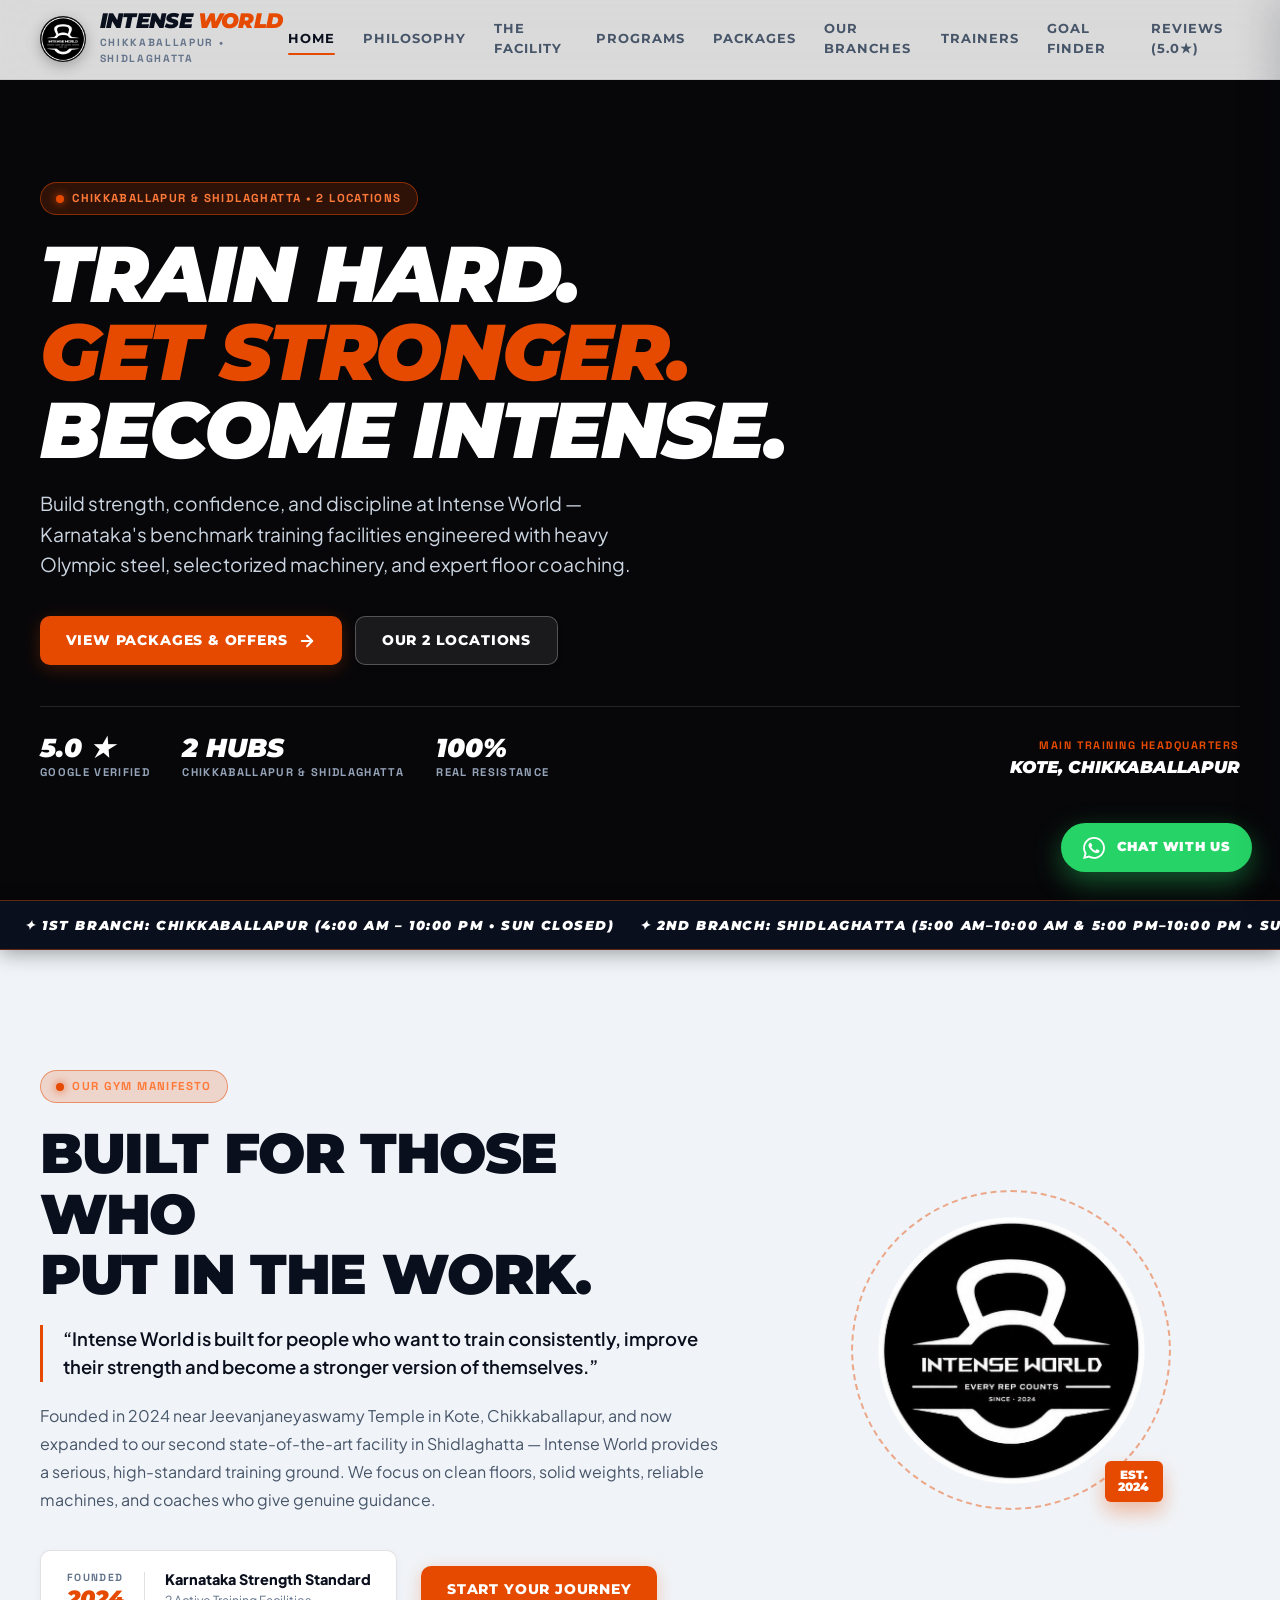
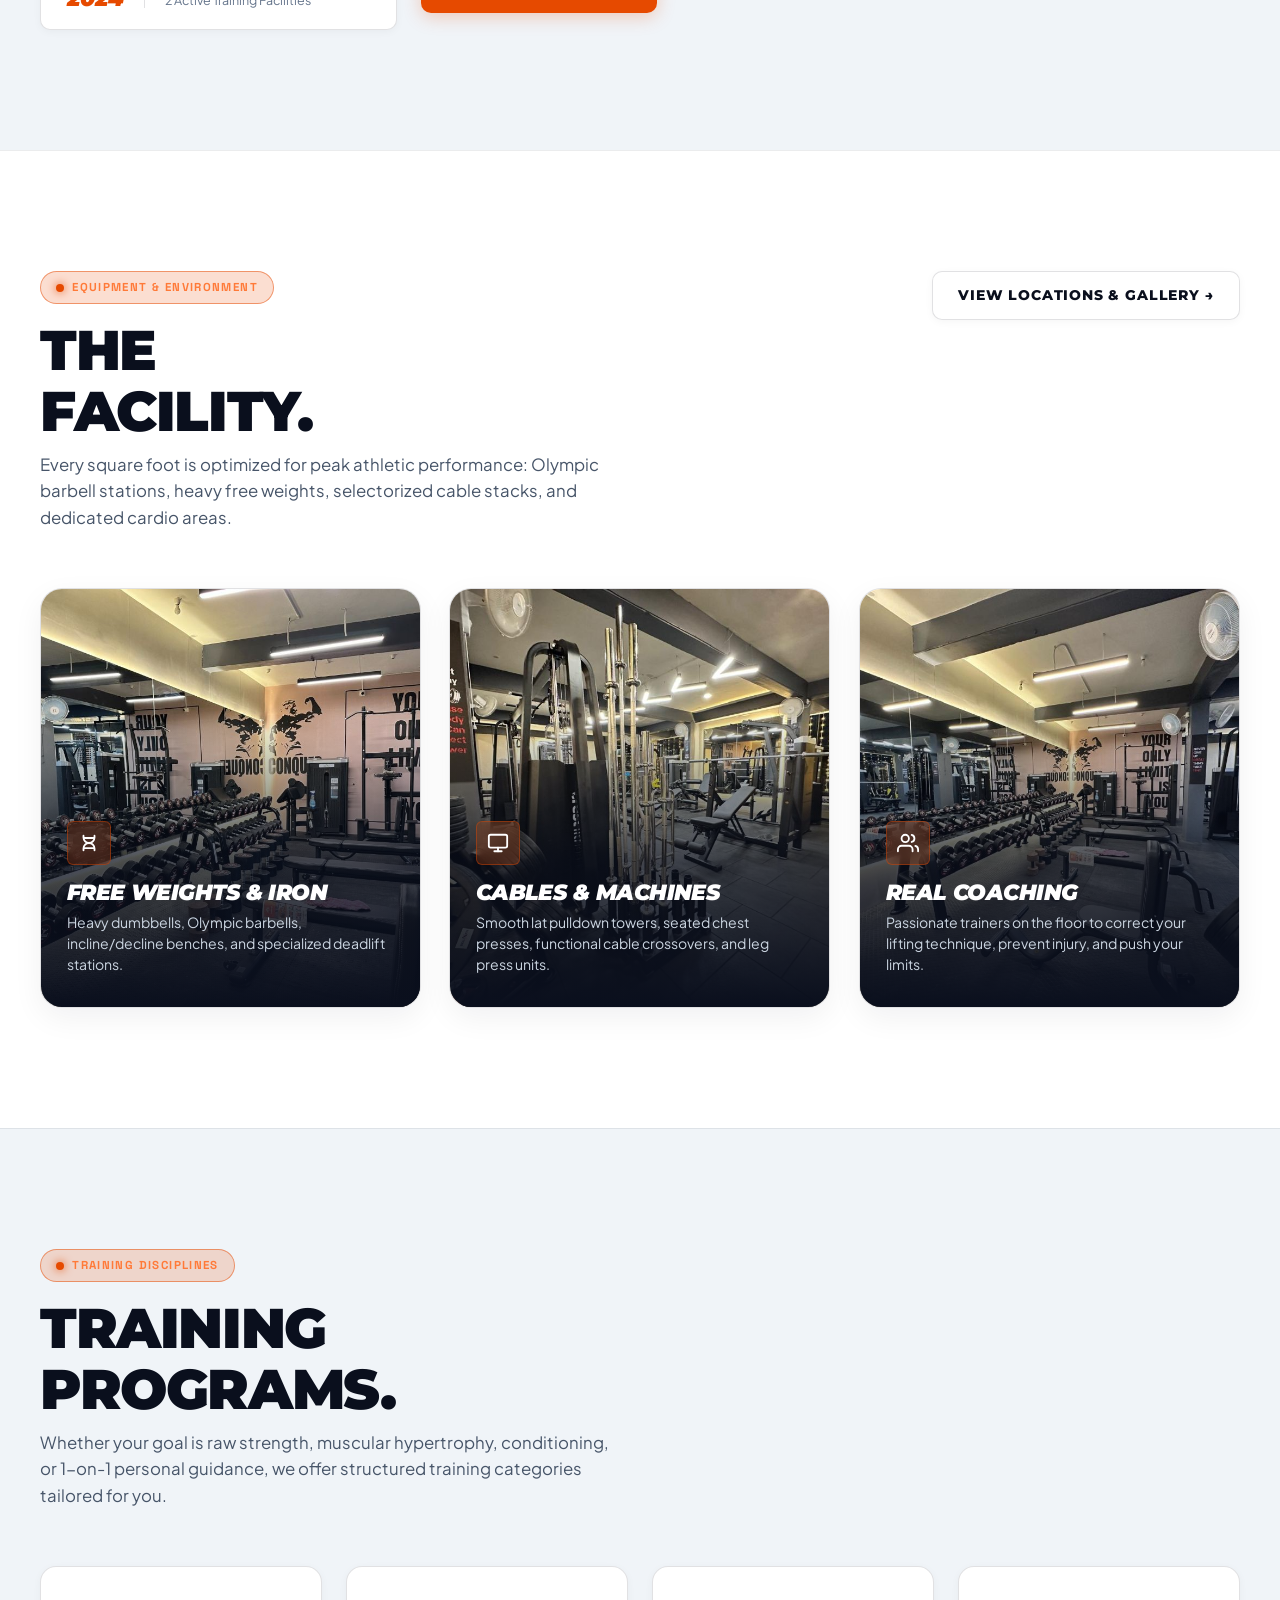
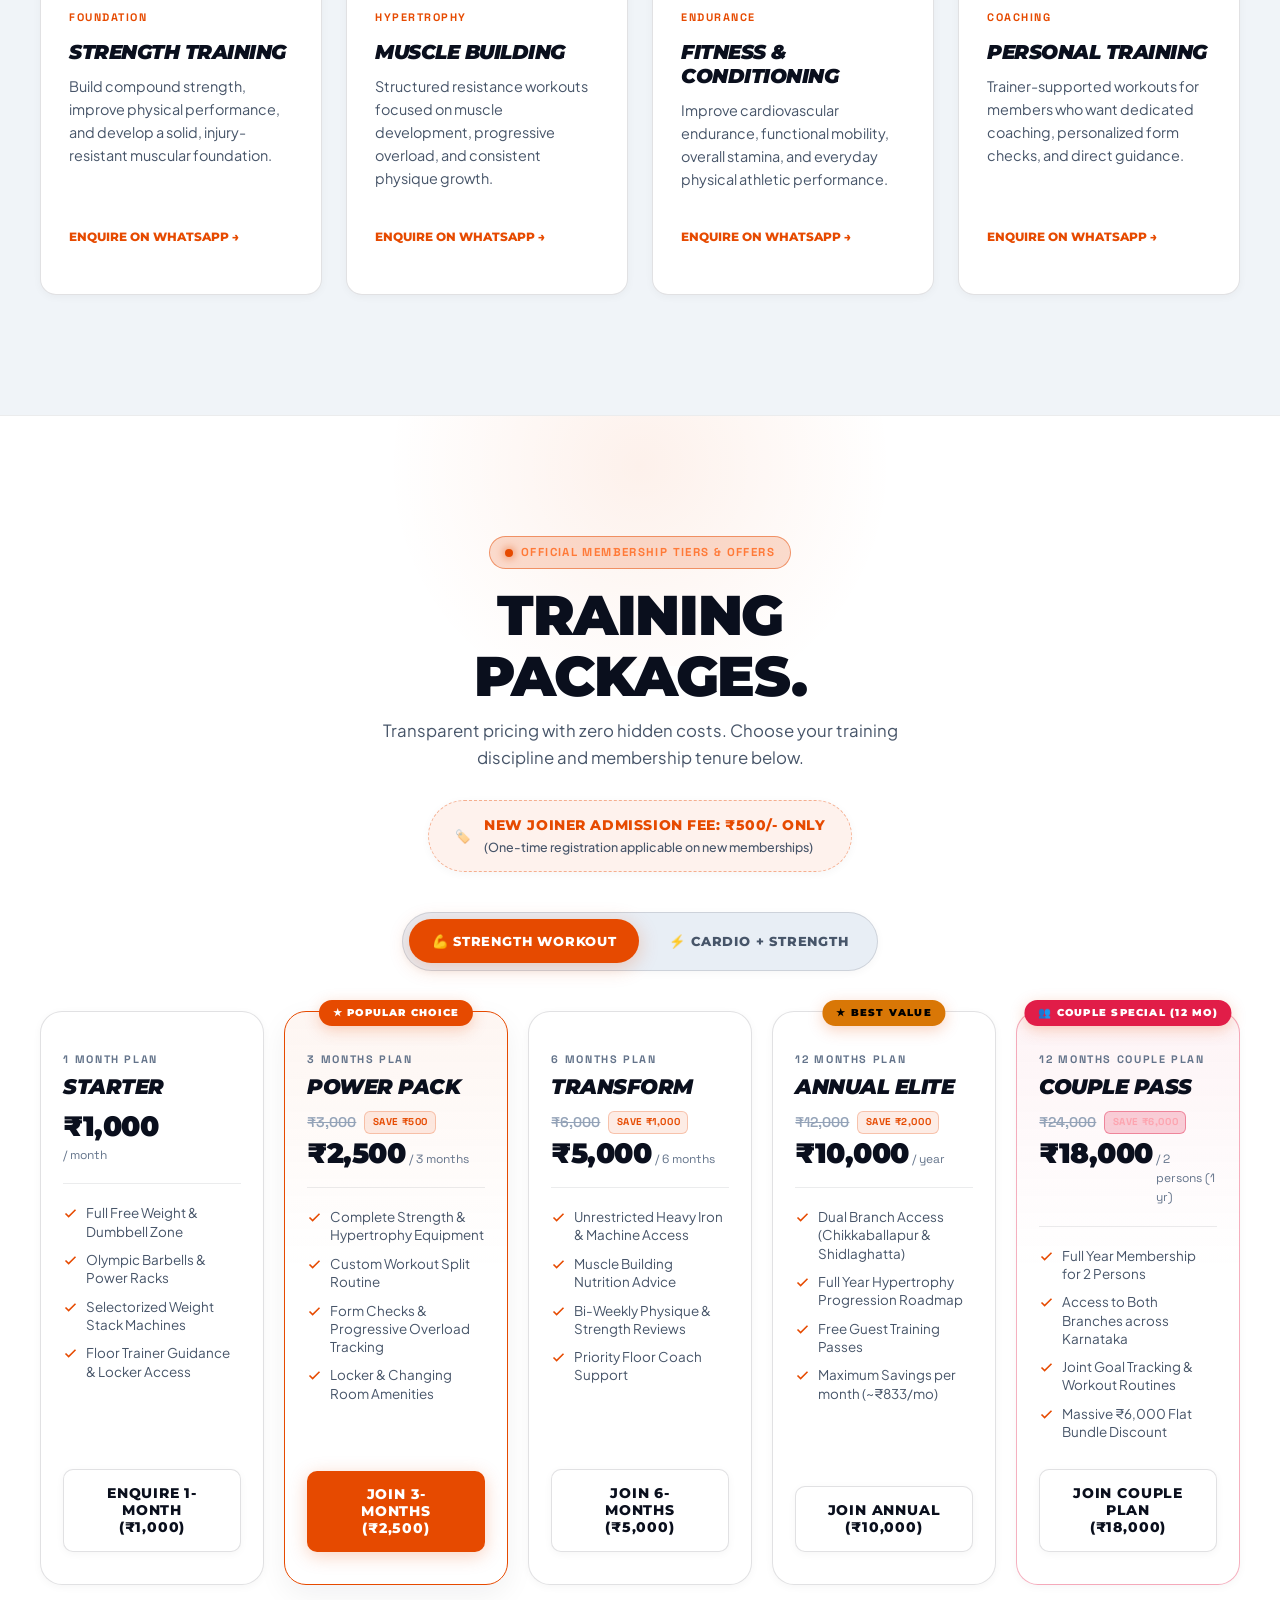
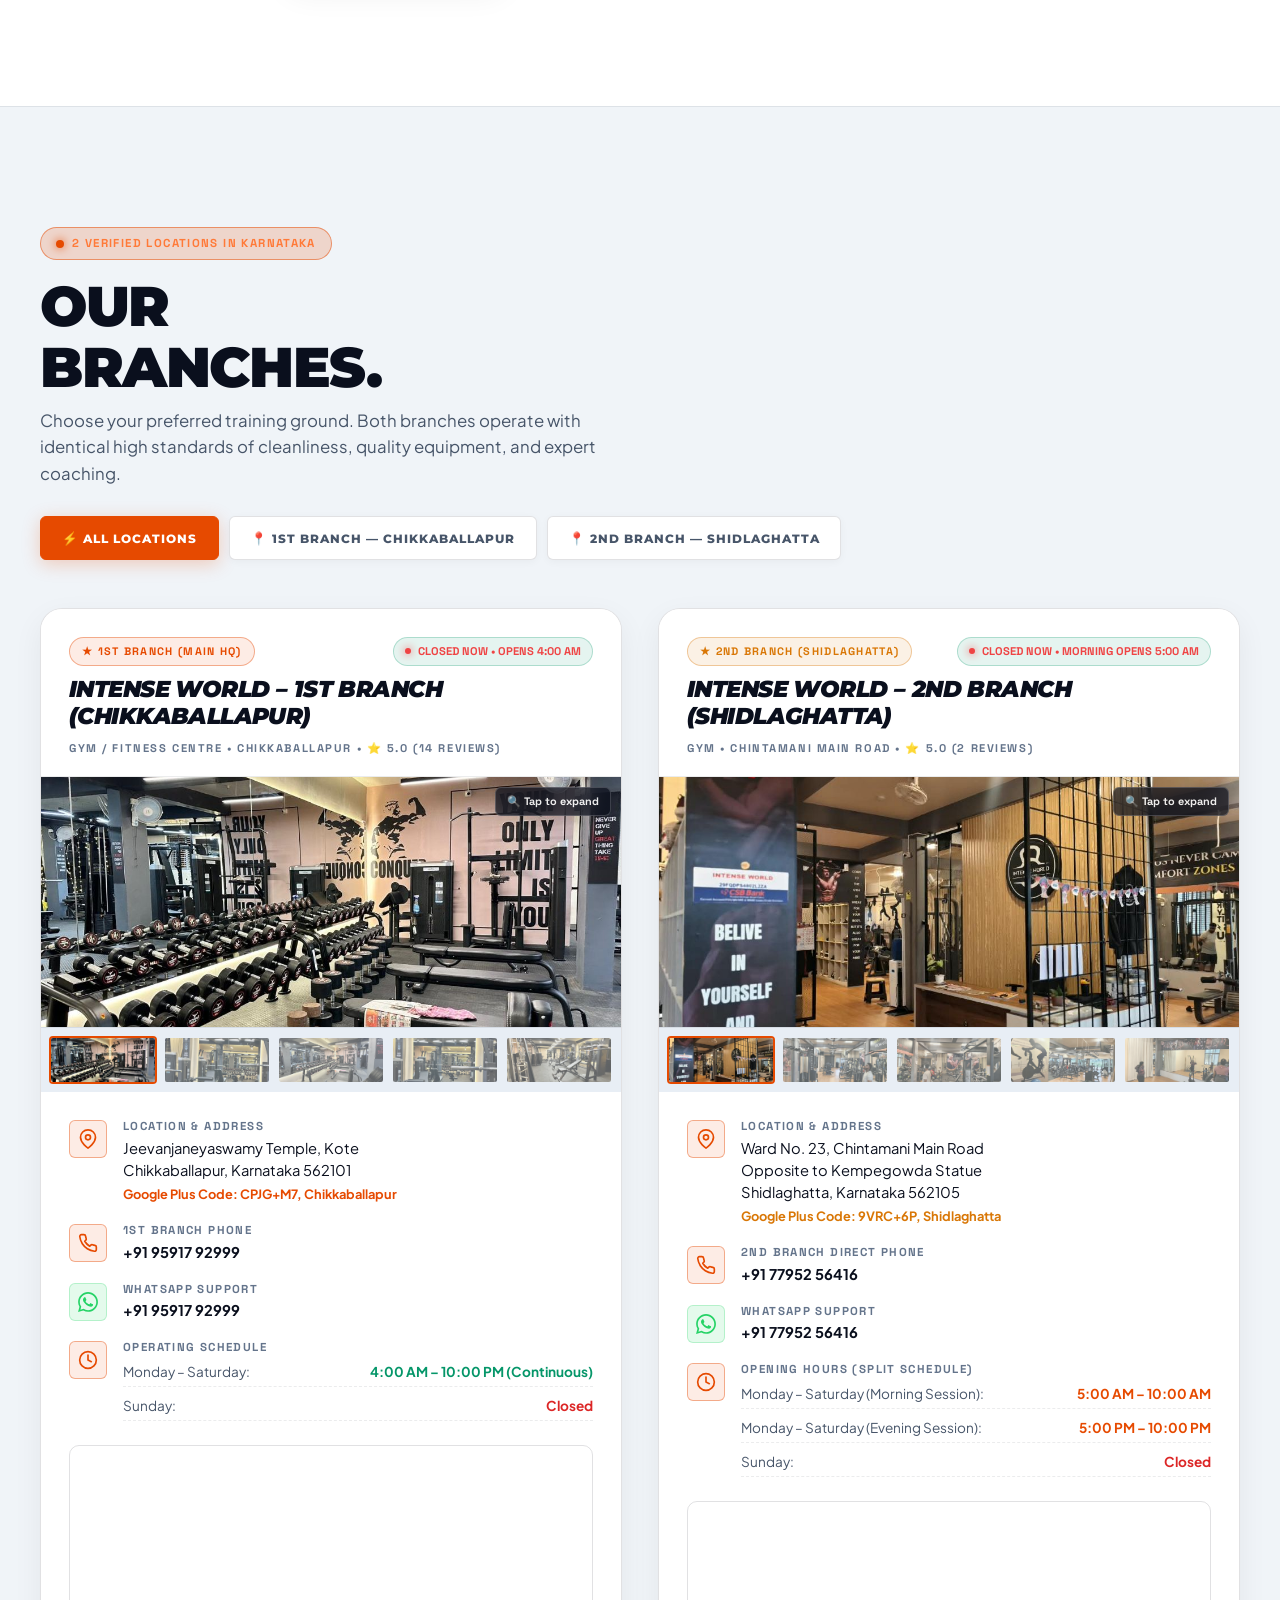
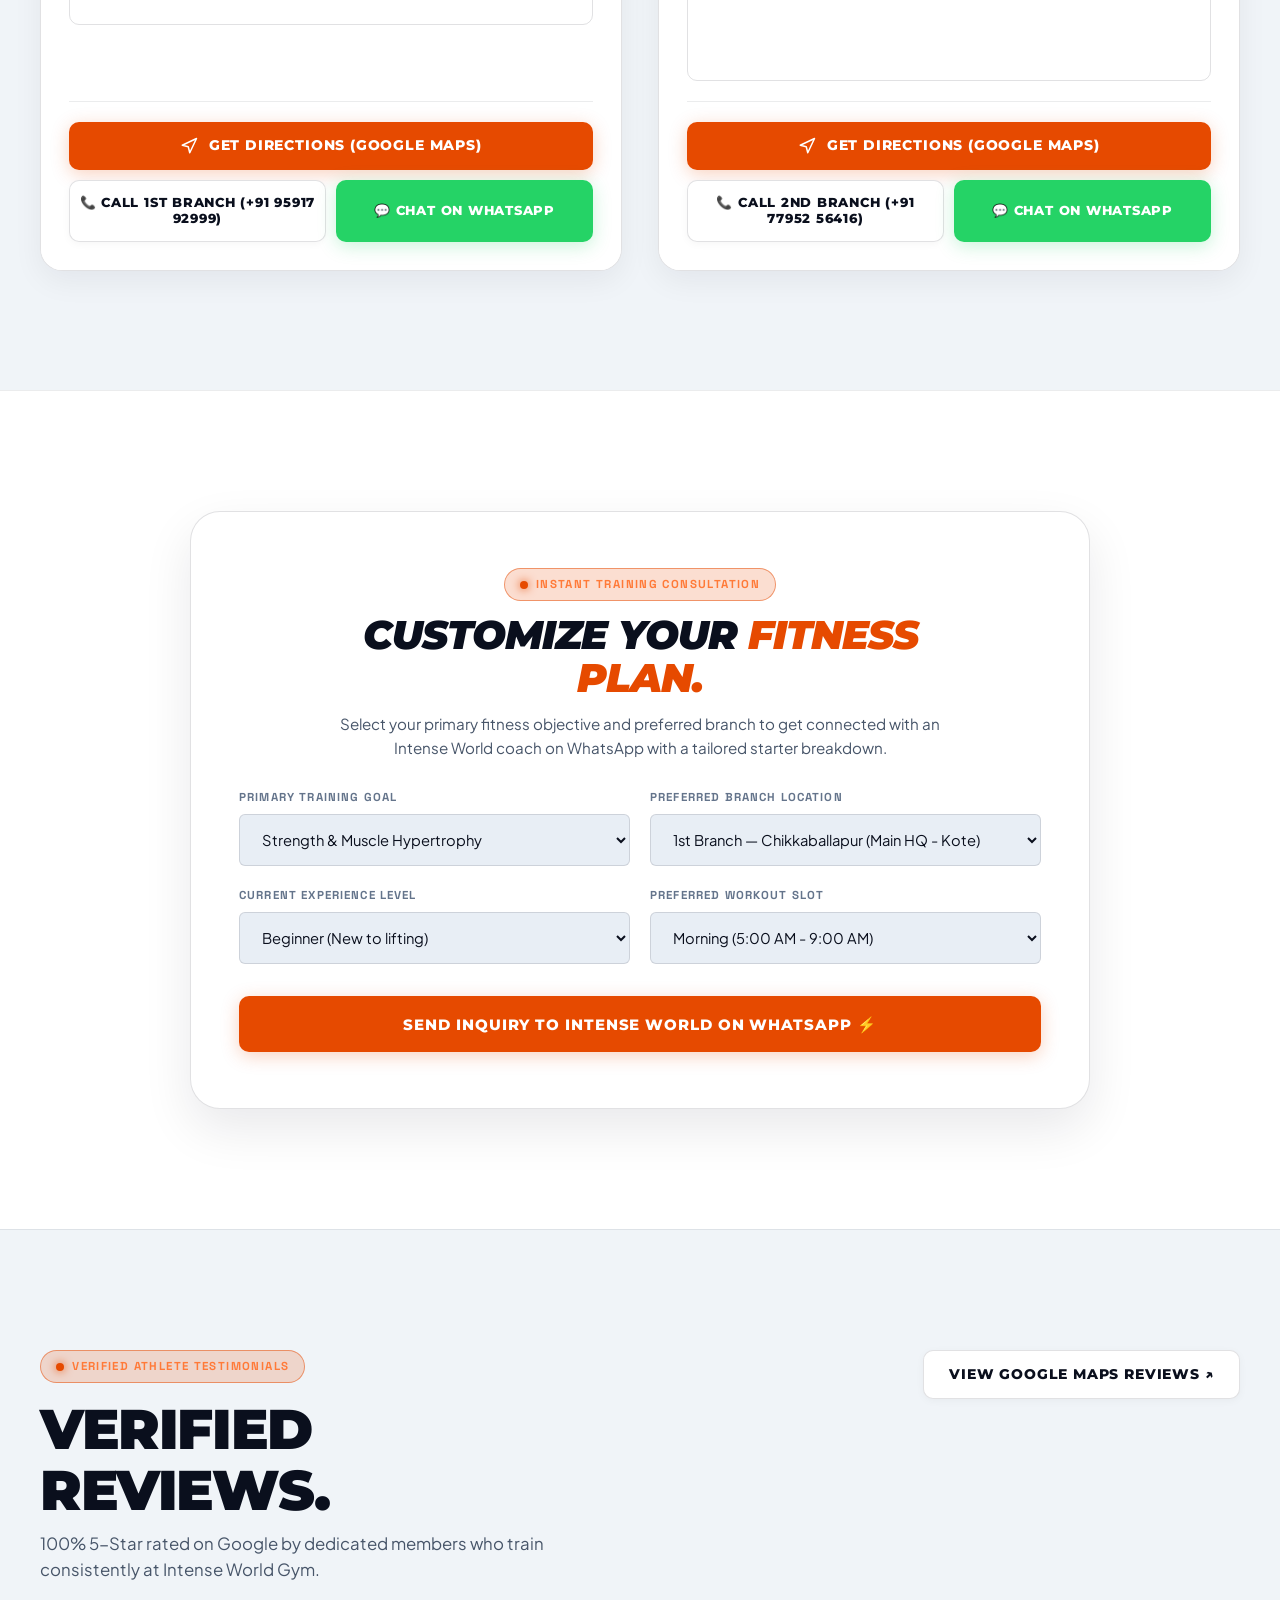
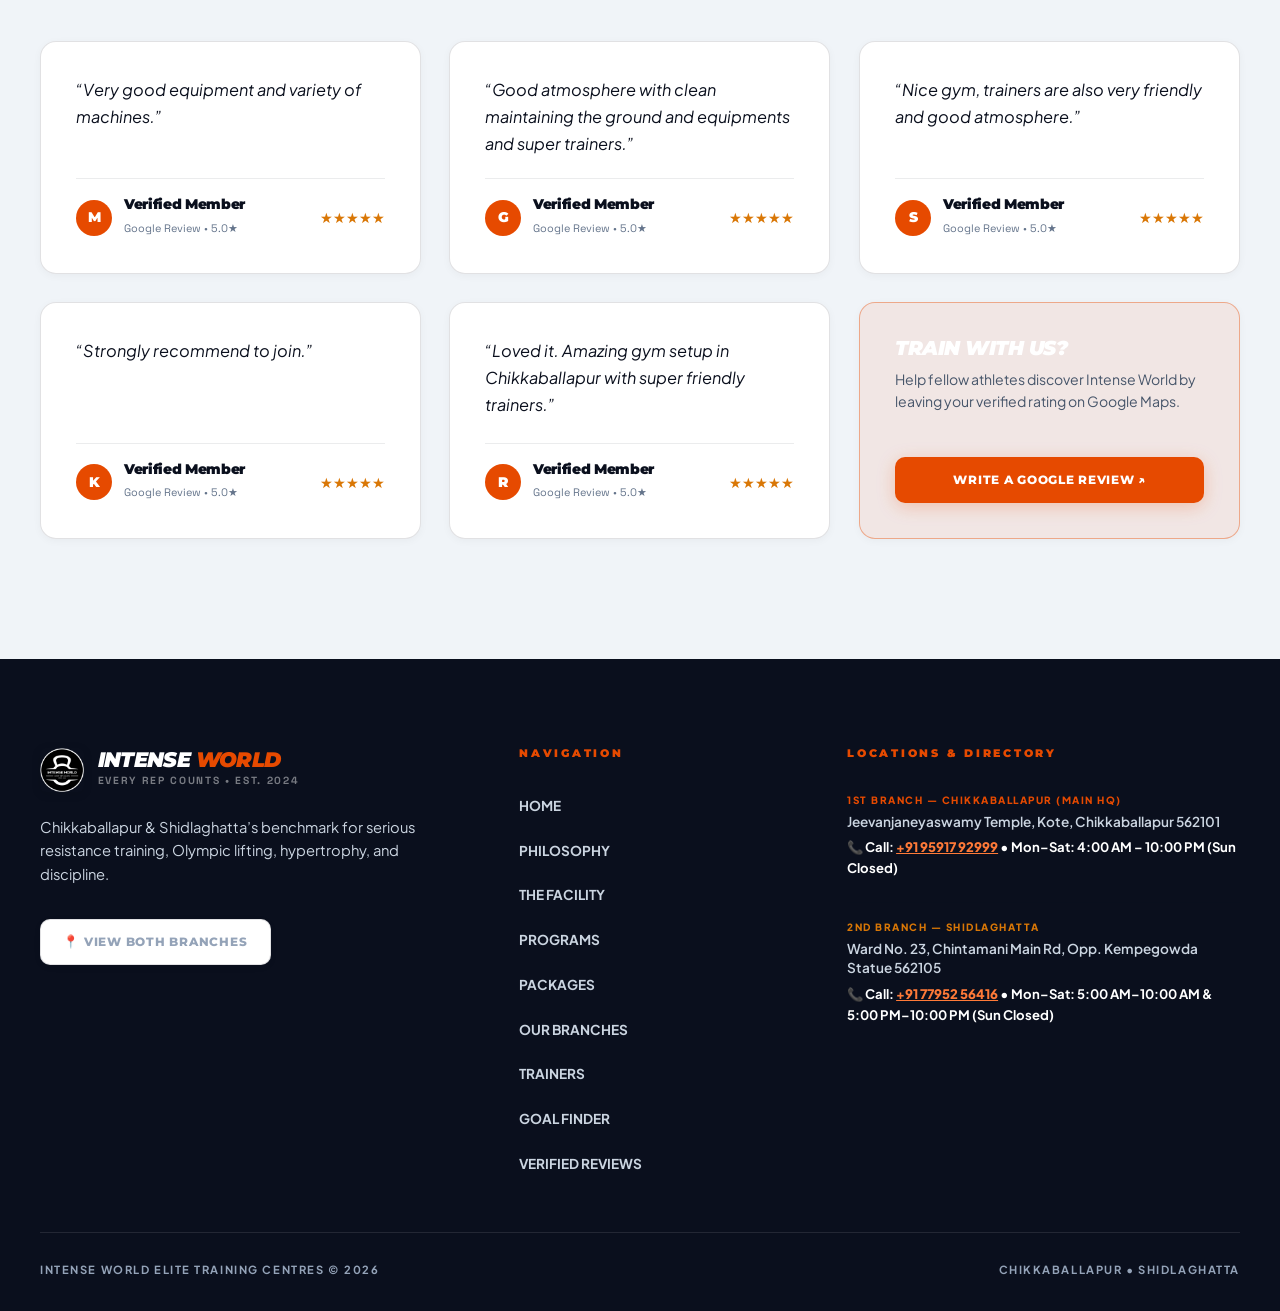
<file: index.html>
<!DOCTYPE html>
<html lang="en">
<head>
  <meta charset="UTF-8">
  <meta name="viewport" content="width=device-width, initial-scale=1.0">
  
  <!-- Primary SEO Meta Tags -->
  <title>Intense World Gym | Best Gym in Chikkaballapur & Shidlaghatta</title>
  <meta name="title" content="Intense World Gym | Best Gym in Chikkaballapur & Shidlaghatta">
  <meta name="description" content="Intense World is Chikkaballapur and Shidlaghatta's top-rated 5.0 ⭐ gym. State-of-the-art strength machinery, Olympic weights, professional trainers, and flexible membership packages. Join today!">
  <meta name="keywords" content="Gym in Chikkaballapur, Best gym in Shidlaghatta, Fitness centre near Kote Chikkaballapur, Intense World Gym, Personal training Chikkaballapur, Gym membership packages, Strength training Karnataka">
  <meta name="author" content="Intense World Gym">
  <meta name="robots" content="index, follow">
  <meta name="theme-color" content="#f0f4f8">
  <link rel="canonical" href="https://gointenseworld.com/">
  
  <!-- Geographic Meta Tags -->
  <meta name="geo.region" content="IN-KA">
  <meta name="geo.placename" content="Chikkaballapur, Shidlaghatta">
  <meta name="geo.position" content="13.4317038;77.7256394">
  <meta name="ICBM" content="13.4317038, 77.7256394">

  <!-- OpenGraph / Facebook -->
  <meta property="og:type" content="website">
  <meta property="og:url" content="https://gointenseworld.com/">
  <meta property="og:title" content="Intense World Gym | Chikkaballapur & Shidlaghatta">
  <meta property="og:description" content="Train hard, get stronger, and become intense. 5.0 ⭐ rated elite gym facilities in Chikkaballapur and Shidlaghatta.">
  <meta property="og:image" content="assets/logo.png">

  <!-- Twitter Meta -->
  <meta property="twitter:card" content="summary_large_image">
  <meta property="twitter:title" content="Intense World Gym | Chikkaballapur & Shidlaghatta">
  <meta property="twitter:description" content="Top-rated gym in Chikkaballapur & Shidlaghatta. Olympic weights, clean environment & supportive trainers.">
  <meta property="twitter:image" content="assets/logo.png">

  <!-- Favicon -->
  <link rel="icon" type="image/png" href="assets/logo.png">

  <!-- Structured Data / JSON-LD for High SEO Ranking -->
  <script type="application/ld+json">
  {
    "@context": "https://schema.org",
    "@graph": [
      {
        "@type": "ExerciseGym",
        "@id": "https://gointenseworld.com/#chikkaballapur",
        "name": "Intense World Gym - Main Branch (1st Branch)",
        "image": "https://gointenseworld.com/assets/logo.png",
        "telephone": "+919591792999",
        "priceRange": "₹₹",
        "address": {
          "@type": "PostalAddress",
          "streetAddress": "Jeevanjaneyaswamy Temple, Kote",
          "addressLocality": "Chikkaballapur",
          "addressRegion": "Karnataka",
          "postalCode": "562101",
          "addressCountry": "IN"
        },
        "hasMap": "https://www.google.com/maps/place/Intense+World/@13.4316913,77.7254012,21z/data=!4m6!3m5!1s0x3bb1ef128bb83487:0xb5af1fad9b7dc5f6!8m2!3d13.4317038!4d77.7256394!16s%2Fg%2F11vy5jn42p",
        "geo": {
          "@type": "GeoCoordinates",
          "latitude": 13.4317038,
          "longitude": 77.7256394
        },
        "aggregateRating": {
          "@type": "AggregateRating",
          "ratingValue": "5.0",
          "reviewCount": "14"
        },
        "openingHoursSpecification": [
          {
            "@type": "OpeningHoursSpecification",
            "dayOfWeek": ["Monday", "Tuesday", "Wednesday", "Thursday", "Friday", "Saturday"],
            "opens": "04:00",
            "closes": "22:00"
          }
        ]
      },
      {
        "@type": "ExerciseGym",
        "@id": "https://gointenseworld.com/#shidlaghatta",
        "name": "Intense World Gym - Second Branch (2nd Branch)",
        "image": "https://gointenseworld.com/assets/logo.png",
        "telephone": "+917795256416",
        "priceRange": "₹₹",
        "address": {
          "@type": "PostalAddress",
          "streetAddress": "Ward No. 23, Chintamani Main Road, Opposite to Kempegowda Statue",
          "addressLocality": "Shidlaghatta",
          "addressRegion": "Karnataka",
          "postalCode": "562105",
          "addressCountry": "IN"
        },
        "hasMap": "https://www.google.com/maps/place/Intense+world/@13.3905815,77.8692022,17z/data=!3m1!4b1!4m6!3m5!1s0x3bb1f90018ab543f:0x6920e78899929518!8m2!3d13.3905763!4d77.8717771!16s%2Fg%2F11ycnnmlkn",
        "geo": {
          "@type": "GeoCoordinates",
          "latitude": 13.3905763,
          "longitude": 77.8717771
        },
        "aggregateRating": {
          "@type": "AggregateRating",
          "ratingValue": "5.0",
          "reviewCount": "2"
        },
        "openingHoursSpecification": [
          {
            "@type": "OpeningHoursSpecification",
            "dayOfWeek": ["Monday", "Tuesday", "Wednesday", "Thursday", "Friday", "Saturday"],
            "opens": "05:00",
            "closes": "10:00"
          },
          {
            "@type": "OpeningHoursSpecification",
            "dayOfWeek": ["Monday", "Tuesday", "Wednesday", "Thursday", "Friday", "Saturday"],
            "opens": "17:00",
            "closes": "22:00"
          }
        ]
      }
    ]
  }
  </script>

  <!-- Google Fonts Preconnect & Stylesheet -->
  <link rel="preconnect" href="https://fonts.googleapis.com">
  <link rel="preconnect" href="https://fonts.gstatic.com" crossorigin>
  <link rel="stylesheet" href="https://fonts.googleapis.com/css2?family=Montserrat:ital,wght@0,700;0,800;0,900;1,700;1,800;1,900&family=Plus+Jakarta+Sans:wght@400;500;600;700;800&family=Space+Grotesk:wght@600;700&display=swap">

  <!-- Main Stylesheet -->
  <link rel="stylesheet" href="styles.min.css">
</head>
<body>

  <!-- ==========================================================
       SITE HEADER / NAVIGATION
       ========================================================== -->
  <header class="site-header" id="siteHeader">
    <div class="container header-inner">
      <a href="#home" class="brand-logo" aria-label="Intense World Homepage">
        <div class="brand-logo-circle">
          <img src="assets/logo.png" alt="Intense World Official Logo" width="36" height="36" loading="eager">
        </div>
        <div class="brand-text">
          <span class="brand-title">INTENSE <span>WORLD</span></span>
          <span class="brand-subtitle">CHIKKABALLAPUR • SHIDLAGHATTA</span>
        </div>
      </a>

      <!-- Desktop Navigation -->
      <nav class="desktop-nav" aria-label="Main Navigation">
        <a href="#home" class="nav-link active">Home</a>
        <a href="#philosophy" class="nav-link">Philosophy</a>
        <a href="#facility" class="nav-link">The Facility</a>
        <a href="#programs" class="nav-link">Programs</a>
        <a href="#packages" class="nav-link">Packages</a>
        <a href="#branches" class="nav-link">Our Branches</a>
        <a href="trainers.html" class="nav-link">Trainers</a>
        <a href="#calculator" class="nav-link">Goal Finder</a>
        <a href="#reviews" class="nav-link">Reviews (5.0★)</a>
      </nav>

      <!-- Header Toggle -->
      <div class="header-actions">
        <button class="mobile-toggle" id="mobileToggle" aria-label="Toggle Navigation Menu">
          <span></span>
          <span></span>
          <span></span>
        </button>
      </div>
    </div>
  </header>

  <!-- Mobile Navigation Drawer -->
  <div class="mobile-drawer-overlay" id="drawerOverlay"></div>
  <aside class="mobile-drawer" id="mobileDrawer" aria-label="Mobile Navigation">
    <div class="mobile-nav-links">
      <a href="#home" class="mobile-nav-link">HOME <span>→</span></a>
      <a href="#philosophy" class="mobile-nav-link">PHILOSOPHY <span>→</span></a>
      <a href="#facility" class="mobile-nav-link">THE FACILITY <span>→</span></a>
      <a href="#programs" class="mobile-nav-link">PROGRAMS <span>→</span></a>
      <a href="#packages" class="mobile-nav-link">PACKAGES <span>→</span></a>
      <a href="#branches" class="mobile-nav-link">OUR BRANCHES <span>→</span></a>
      <a href="trainers.html" class="mobile-nav-link">TRAINERS <span>→</span></a>
      <a href="#calculator" class="mobile-nav-link">GOAL FINDER <span>→</span></a>
      <a href="#reviews" class="mobile-nav-link">REVIEWS (5.0★) <span>→</span></a>
    </div>
    <div style="display: flex; flex-direction: column; gap: 0.85rem; margin-top: auto;">
      <a href="https://wa.me/918618932114?text=Hello%20Intense%20World%2C%20I%20would%20like%20to%20know%20more%20about%20the%20gym%20and%20membership." target="_blank" rel="noopener noreferrer" class="btn-cult btn-cult-primary" style="width: 100%;">
        JOIN INTENSE WORLD
      </a>
      <a href="https://wa.me/918618932114?text=Hello%20Intense%20World%2C%20I%20would%20like%20to%20know%20more%20about%20the%20gym%20and%20membership." target="_blank" rel="noopener noreferrer" class="btn-cult btn-cult-whatsapp" style="width: 100%;">
        <svg width="20" height="20" viewBox="0 0 24 24" fill="currentColor"><path d="M.057 24l1.687-6.163c-1.041-1.804-1.588-3.849-1.587-5.946.003-6.556 5.338-11.891 11.893-11.891 3.181.001 6.167 1.24 8.413 3.488 2.245 2.248 3.481 5.236 3.48 8.414-.003 6.557-5.338 11.892-11.893 11.892-1.99-.001-3.951-.5-5.688-1.448l-6.305 1.654zm6.597-3.807c1.676.995 3.276 1.591 5.392 1.592 5.448 0 9.886-4.434 9.889-9.885.002-5.462-4.415-9.89-9.881-9.892-5.452 0-9.887 4.434-9.889 9.884-.001 2.225.651 3.891 1.746 5.634l-.999 3.648 3.742-.981zm11.387-5.464c-.074-.124-.272-.198-.57-.347-.297-.149-1.758-.868-2.031-.967-.272-.099-.47-.149-.669.149-.198.297-.768.967-.941 1.165-.173.198-.347.223-.644.074-.297-.149-1.255-.462-2.39-1.475-.883-.788-1.48-1.761-1.653-2.059-.173-.297-.018-.458.13-.606.134-.133.297-.347.446-.521.151-.172.2-.296.3-.495.099-.198.05-.372-.025-.521-.075-.148-.669-1.611-.916-2.206-.242-.579-.487-.501-.669-.51l-.57-.01c-.198 0-.52.074-.792.372s-1.04 1.016-1.04 2.479 1.065 2.876 1.213 3.074c.149.198 2.095 3.2 5.076 4.487.709.306 1.263.489 1.694.626.712.226 1.36.194 1.872.118.571-.085 1.758-.719 2.006-1.413.248-.695.248-1.29.173-1.414z"/></svg>
        WHATSAPP US
      </a>
    </div>
  </aside>

  <main>
    <!-- ==========================================================
         HERO SECTION
         ========================================================== -->
    <section class="hero-section" id="home">
      <div class="hero-video-wrap">
        <video autoplay muted loop playsinline class="hero-video" preload="none" aria-label="Intense World Gym athletic training footage background">
          <source src="assets/hero-bg-v2.mp4" type="video/mp4">
          <track kind="captions" srclang="en" label="English" default>
        </video>
        <div class="hero-gradient-left"></div>
        <div class="hero-gradient-vertical"></div>
      </div>

      <div class="container">
        <div class="hero-content">
          <div class="hero-tag-pill fade-in-up">
            <span class="pulse-dot"></span>
            CHIKKABALLAPUR & SHIDLAGHATTA • 2 LOCATIONS
          </div>

          <h1 class="hero-title fade-in-up">
            TRAIN HARD.<br>
            <span class="text-accent">GET STRONGER.</span><br>
            BECOME INTENSE.
          </h1>

          <p class="hero-subtitle fade-in-up">
            Build strength, confidence, and discipline at Intense World — Karnataka's benchmark training facilities engineered with heavy Olympic steel, selectorized machinery, and expert floor coaching.
          </p>

          <div class="hero-btn-group fade-in-up">
            <a href="#packages" class="btn-cult btn-cult-primary">
              VIEW PACKAGES & OFFERS
              <svg width="18" height="18" viewBox="0 0 24 24" fill="none" stroke="currentColor" stroke-width="2.5" stroke-linecap="round" stroke-linejoin="round"><line x1="5" y1="12" x2="19" y2="12"></line><polyline points="12 5 19 12 12 19"></polyline></svg>
            </a>
            <a href="#branches" class="btn-cult btn-cult-outline">
              OUR 2 LOCATIONS
            </a>
          </div>
        </div>

        <div class="hero-bottom-stats fade-in-up">
          <div class="stats-left-group">
            <div class="stat-item">
              <p><span class="counter-num" data-target="5.0" data-decimals="1">5.0</span> ★</p>
              <p>Google Verified</p>
            </div>
            <div class="stat-item">
              <p><span class="counter-num" data-target="2" data-decimals="0">2</span> HUBS</p>
              <p>Chikkaballapur & Shidlaghatta</p>
            </div>
            <div class="stat-item">
              <p><span class="counter-num" data-target="100" data-decimals="0">100</span>%</p>
              <p>Real Resistance</p>
            </div>
          </div>

          <div class="stats-right-loc">
            <p>MAIN TRAINING HEADQUARTERS</p>
            <p>KOTE, CHIKKABALLAPUR</p>
          </div>
        </div>
      </div>
    </section>

    <!-- ==========================================================
         DYNAMIC RUNNING MARQUEE TICKER
         ========================================================== -->
    <div class="ticker-wrap" aria-hidden="true">
      <div class="ticker-track">
        <div class="ticker-item">
          <span>✦ 1ST BRANCH: CHIKKABALLAPUR (4:00 AM – 10:00 PM • SUN CLOSED)</span>
          <span>✦ 2ND BRANCH: SHIDLAGHATTA (5:00 AM–10:00 AM & 5:00 PM–10:00 PM • SUN CLOSED)</span>
          <span>✦ OLYMPIC STEEL & CABLE TOWERS</span>
          <span>✦ 5.0★ VERIFIED ATHLETE RATINGS</span>
          <span>✦ 2 ELITE LOCATIONS IN KARNATAKA</span>
          <span>✦ NO GIMMICKS • TRAIN INTENSE</span>
        </div>
        <div class="ticker-item">
          <span>✦ 1ST BRANCH: CHIKKABALLAPUR (4:00 AM – 10:00 PM • SUN CLOSED)</span>
          <span>✦ 2ND BRANCH: SHIDLAGHATTA (5:00 AM–10:00 AM & 5:00 PM–10:00 PM • SUN CLOSED)</span>
          <span>✦ OLYMPIC STEEL & CABLE TOWERS</span>
          <span>✦ 5.0★ VERIFIED ATHLETE RATINGS</span>
          <span>✦ 2 ELITE LOCATIONS IN KARNATAKA</span>
          <span>✦ NO GIMMICKS • TRAIN INTENSE</span>
        </div>
      </div>
    </div>

    <!-- ==========================================================
         PHILOSOPHY SECTION
         ========================================================== -->
    <section class="philosophy-section" id="philosophy">
      <div class="container">
        <div class="philosophy-grid">
          <div class="fade-in-up">
            <div class="hero-tag-pill" style="margin-bottom: 1.25rem;">
              <span class="pulse-dot"></span>
              OUR GYM MANIFESTO
            </div>
            <h2 class="philosophy-heading">
              BUILT FOR THOSE WHO <br>
              <span>PUT IN THE WORK.</span>
            </h2>
            <p class="philosophy-lead">
              “Intense World is built for people who want to train consistently, improve their strength and become a stronger version of themselves.”
            </p>
            <p class="philosophy-body">
              Founded in 2024 near Jeevanjaneyaswamy Temple in Kote, Chikkaballapur, and now expanded to our second state-of-the-art facility in Shidlaghatta — Intense World provides a serious, high-standard training ground. We focus on clean floors, solid weights, reliable machines, and coaches who give genuine guidance.
            </p>

            <div style="display: flex; flex-wrap: wrap; gap: 1.5rem; align-items: center;">
              <div class="est-badge-box">
                <div class="est-col">
                  <span>FOUNDED</span>
                  <span>2024</span>
                </div>
                <div class="est-divider"></div>
                <div class="est-info">
                  <p>Karnataka Strength Standard</p>
                  <p>2 Active Training Facilities</p>
                </div>
              </div>

              <a href="https://wa.me/918618932114?text=Hello%20Intense%20World%2C%20I%20would%20like%20to%20join%20the%20gym." target="_blank" rel="noopener noreferrer" class="btn-cult btn-cult-primary">
                START YOUR JOURNEY
              </a>
            </div>
          </div>

          <div class="rotating-logo-stage fade-in-up">
            <div class="rotating-logo-group">
              <div class="rotating-dashed-ring"></div>
              <div class="logo-circle-card">
                <img src="assets/logo.png" alt="Intense World Official Emblem" width="270" height="270" loading="lazy">
              </div>
              <div class="floating-est-corner-badge">
                <span>EST.</span>
                <span>2024</span>
              </div>
            </div>
          </div>
        </div>
      </div>
    </section>

    <!-- ==========================================================
         THE FACILITY SECTION
         ========================================================== -->
    <section class="facility-section" id="facility">
      <div class="container">
        <div class="facility-header-row fade-in-up">
          <div>
            <div class="hero-tag-pill" style="margin-bottom: 1rem;">
              <span class="pulse-dot"></span>
              EQUIPMENT & ENVIRONMENT
            </div>
            <h2 class="facility-header-title">
              THE <br>
              <span>FACILITY.</span>
            </h2>
            <p class="facility-header-desc">
              Every square foot is optimized for peak athletic performance: Olympic barbell stations, heavy free weights, selectorized cable stacks, and dedicated cardio areas.
            </p>
          </div>
          <a href="#branches" class="btn-cult btn-cult-outline" style="align-self: flex-start;">
            VIEW LOCATIONS & GALLERY →
          </a>
        </div>

        <div class="facility-grid-3">
          <div class="facility-card-cult fade-in-up">
            <img src="assets/facility-weights.jpg" alt="Main Strength and Free Weight Zone" loading="lazy">
            <div class="card-gradient-overlay"></div>
            <div class="card-content">
              <div class="facility-icon-pill">
                <svg width="22" height="22" viewBox="0 0 24 24" fill="none" stroke="currentColor" stroke-width="2" stroke-linecap="round" stroke-linejoin="round"><path d="M6.5 6.5h11"></path><path d="M6.5 17.5h11"></path><path d="M6 20v-2a6 6 0 0 1 12 0v2"></path><path d="M18 4v2a6 6 0 0 1-12 0V4"></path></svg>
              </div>
              <h3>FREE WEIGHTS & IRON</h3>
              <p>Heavy dumbbells, Olympic barbells, incline/decline benches, and specialized deadlift stations.</p>
              <div class="facility-hover-bar"></div>
            </div>
          </div>

          <div class="facility-card-cult fade-in-up">
            <img src="assets/facility-machines.jpg" alt="Modern Lat and Cable Hypertrophy Stations" loading="lazy">
            <div class="card-gradient-overlay"></div>
            <div class="card-content">
              <div class="facility-icon-pill">
                <svg width="22" height="22" viewBox="0 0 24 24" fill="none" stroke="currentColor" stroke-width="2" stroke-linecap="round" stroke-linejoin="round"><rect x="2" y="3" width="20" height="14" rx="2" ry="2"></rect><line x1="8" y1="21" x2="16" y2="21"></line><line x1="12" y1="17" x2="12" y2="21"></line></svg>
              </div>
              <h3>CABLES & MACHINES</h3>
              <p>Smooth lat pulldown towers, seated chest presses, functional cable crossovers, and leg press units.</p>
              <div class="facility-hover-bar"></div>
            </div>
          </div>

          <div class="facility-card-cult fade-in-up">
            <img src="assets/facility-coaching.jpg" alt="Supportive Trainers and Coaching Team" loading="lazy">
            <div class="card-gradient-overlay"></div>
            <div class="card-content">
              <div class="facility-icon-pill">
                <svg width="22" height="22" viewBox="0 0 24 24" fill="none" stroke="currentColor" stroke-width="2" stroke-linecap="round" stroke-linejoin="round"><path d="M17 21v-2a4 4 0 0 0-4-4H5a4 4 0 0 0-4 4v2"></path><circle cx="9" cy="7" r="4"></circle><path d="M23 21v-2a4 4 0 0 0-3-3.87"></path><path d="M16 3.13a4 4 0 0 1 0 7.75"></path></svg>
              </div>
              <h3>REAL COACHING</h3>
              <p>Passionate trainers on the floor to correct your lifting technique, prevent injury, and push your limits.</p>
              <div class="facility-hover-bar"></div>
            </div>
          </div>
        </div>
      </div>
    </section>

    <!-- ==========================================================
         PROGRAMS & DISCIPLINES
         ========================================================== -->
    <section class="programs-section" id="programs">
      <div class="container">
        <div class="fade-in-up" style="margin-bottom: 3.5rem;">
          <div class="hero-tag-pill" style="margin-bottom: 1rem;">
            <span class="pulse-dot"></span>
            TRAINING DISCIPLINES
          </div>
          <h2 class="facility-header-title">
            TRAINING <br>
            <span>PROGRAMS.</span>
          </h2>
          <p class="facility-header-desc">
            Whether your goal is raw strength, muscular hypertrophy, conditioning, or 1-on-1 personal guidance, we offer structured training categories tailored for you.
          </p>
        </div>

        <div class="programs-grid-4">
          <div class="program-card-box fade-in-up">
            <div>
              <span class="program-type-tag">FOUNDATION</span>
              <h3>STRENGTH TRAINING</h3>
              <p>Build compound strength, improve physical performance, and develop a solid, injury-resistant muscular foundation.</p>
            </div>
            <a href="https://wa.me/918618932114?text=Hello%20Intense%20World%2C%20I%20am%20interested%20in%20Strength%20Training." target="_blank" rel="noopener noreferrer" aria-label="Enquire about Strength Training Program on WhatsApp">
              ENQUIRE ON WHATSAPP →
            </a>
          </div>

          <div class="program-card-box fade-in-up">
            <div>
              <span class="program-type-tag">HYPERTROPHY</span>
              <h3>MUSCLE BUILDING</h3>
              <p>Structured resistance workouts focused on muscle development, progressive overload, and consistent physique growth.</p>
            </div>
            <a href="https://wa.me/918618932114?text=Hello%20Intense%20World%2C%20I%20am%20interested%20in%20Muscle%20Building." target="_blank" rel="noopener noreferrer" aria-label="Enquire about Muscle Building Program on WhatsApp">
              ENQUIRE ON WHATSAPP →
            </a>
          </div>

          <div class="program-card-box fade-in-up">
            <div>
              <span class="program-type-tag">ENDURANCE</span>
              <h3>FITNESS & CONDITIONING</h3>
              <p>Improve cardiovascular endurance, functional mobility, overall stamina, and everyday physical athletic performance.</p>
            </div>
            <a href="https://wa.me/918618932114?text=Hello%20Intense%20World%2C%20I%20am%20interested%20in%20Fitness%20and%20Conditioning." target="_blank" rel="noopener noreferrer" aria-label="Enquire about Fitness and Conditioning Program on WhatsApp">
              ENQUIRE ON WHATSAPP →
            </a>
          </div>

          <div class="program-card-box fade-in-up">
            <div>
              <span class="program-type-tag">COACHING</span>
              <h3>PERSONAL TRAINING</h3>
              <p>Trainer-supported workouts for members who want dedicated coaching, personalized form checks, and direct guidance.</p>
            </div>
            <a href="https://wa.me/918618932114?text=Hello%20Intense%20World%2C%20I%20am%20interested%20in%20Personal%20Training." target="_blank" rel="noopener noreferrer" aria-label="Enquire about Personal Training Program on WhatsApp">
              ENQUIRE ON WHATSAPP →
            </a>
          </div>
        </div>
      </div>
    </section>

    <!-- ==========================================================
         PACKAGES & MEMBERSHIP PLANS SECTION
         ========================================================== -->
    <section class="packages-section" id="packages">
      <div class="container">
        <div class="fade-in-up" style="text-align: center; max-width: 760px; margin: 0 auto;">
          <div class="hero-tag-pill" style="margin-bottom: 1rem;">
            <span class="pulse-dot"></span>
            OFFICIAL MEMBERSHIP TIERS & OFFERS
          </div>
          <h2 class="facility-header-title">
            TRAINING <br>
            <span>PACKAGES.</span>
          </h2>
          <p class="facility-header-desc" style="margin: 0.75rem auto 0;">
            Transparent pricing with zero hidden costs. Choose your training discipline and membership tenure below.
          </p>

          <!-- Admission Fee Notice Banner -->
          <div class="admission-fee-banner">
            <span class="admission-fee-icon">🏷️</span>
            <div>
              <strong>NEW JOINER ADMISSION FEE: ₹500/- ONLY</strong>
              <span>(One-time registration applicable on new memberships)</span>
            </div>
          </div>

          <!-- Package Category Selector Tabs -->
          <div class="package-plan-switcher" role="tablist" aria-label="Membership Package Categories">
            <button type="button" class="package-tab-btn active" id="tabBtnStrength" data-package-tab="strength" role="tab" aria-selected="true" aria-controls="packageGridStrength">
              💪 STRENGTH WORKOUT
            </button>
            <button type="button" class="package-tab-btn" id="tabBtnCardio" data-package-tab="cardio" role="tab" aria-selected="false" aria-controls="packageGridCardio">
              ⚡ CARDIO + STRENGTH
            </button>
          </div>
        </div>

        <!-- ==========================================
             TAB 1: STRENGTH WORKOUT PACKAGES
             ========================================== -->
        <div class="packages-grid package-tab-content active" id="packageGridStrength" role="tabpanel" aria-labelledby="tabBtnStrength">
          <!-- 1 Month Strength -->
          <div class="package-card fade-in-up">
            <div>
              <div class="package-header">
                <span class="package-duration">1 MONTH PLAN</span>
                <h3 class="package-name">STARTER</h3>
                <div class="package-price-wrap">
                  <span class="package-price">₹1,000</span>
                  <span class="package-period">/ month</span>
                </div>
              </div>

              <ul class="package-features">
                <li class="package-feature-item">
                  <svg viewBox="0 0 24 24" fill="none" stroke="currentColor" stroke-width="2.5"><polyline points="20 6 9 17 4 12"></polyline></svg>
                  <span>Full Free Weight & Dumbbell Zone</span>
                </li>
                <li class="package-feature-item">
                  <svg viewBox="0 0 24 24" fill="none" stroke="currentColor" stroke-width="2.5"><polyline points="20 6 9 17 4 12"></polyline></svg>
                  <span>Olympic Barbells & Power Racks</span>
                </li>
                <li class="package-feature-item">
                  <svg viewBox="0 0 24 24" fill="none" stroke="currentColor" stroke-width="2.5"><polyline points="20 6 9 17 4 12"></polyline></svg>
                  <span>Selectorized Weight Stack Machines</span>
                </li>
                <li class="package-feature-item">
                  <svg viewBox="0 0 24 24" fill="none" stroke="currentColor" stroke-width="2.5"><polyline points="20 6 9 17 4 12"></polyline></svg>
                  <span>Floor Trainer Guidance & Locker Access</span>
                </li>
              </ul>
            </div>

            <a href="https://wa.me/918618932114?text=Hello%20Intense%20World%2C%20I%20want%20to%20join%20the%201-Month%20Strength%20Workout%20Plan%20(Rs.1000)." target="_blank" rel="noopener noreferrer" class="btn-cult btn-cult-outline" style="width: 100%;">
              ENQUIRE 1-MONTH (₹1,000)
            </a>
          </div>

          <!-- 3 Months Strength (Popular) -->
          <div class="package-card highlight-popular fade-in-up">
            <span class="package-popular-badge">★ POPULAR CHOICE</span>
            <div>
              <div class="package-header">
                <span class="package-duration">3 MONTHS PLAN</span>
                <h3 class="package-name">POWER PACK</h3>
                <div class="package-price-wrap">
                  <div class="price-strikethrough-group">
                    <span class="price-strikethrough">₹3,000</span>
                    <span class="package-discount-pill">SAVE ₹500</span>
                  </div>
                  <div style="display: flex; align-items: baseline; gap: 4px;">
                    <span class="package-price">₹2,500</span>
                    <span class="package-period">/ 3 months</span>
                  </div>
                </div>
              </div>

              <ul class="package-features">
                <li class="package-feature-item">
                  <svg viewBox="0 0 24 24" fill="none" stroke="currentColor" stroke-width="2.5"><polyline points="20 6 9 17 4 12"></polyline></svg>
                  <span>Complete Strength & Hypertrophy Equipment</span>
                </li>
                <li class="package-feature-item">
                  <svg viewBox="0 0 24 24" fill="none" stroke="currentColor" stroke-width="2.5"><polyline points="20 6 9 17 4 12"></polyline></svg>
                  <span>Custom Workout Split Routine</span>
                </li>
                <li class="package-feature-item">
                  <svg viewBox="0 0 24 24" fill="none" stroke="currentColor" stroke-width="2.5"><polyline points="20 6 9 17 4 12"></polyline></svg>
                  <span>Form Checks & Progressive Overload Tracking</span>
                </li>
                <li class="package-feature-item">
                  <svg viewBox="0 0 24 24" fill="none" stroke="currentColor" stroke-width="2.5"><polyline points="20 6 9 17 4 12"></polyline></svg>
                  <span>Locker & Changing Room Amenities</span>
                </li>
              </ul>
            </div>

            <a href="https://wa.me/918618932114?text=Hello%20Intense%20World%2C%20I%20want%20to%20join%20the%203-Months%20Strength%20Workout%20Plan%20(Rs.2500)." target="_blank" rel="noopener noreferrer" class="btn-cult btn-cult-primary" style="width: 100%;">
              JOIN 3-MONTHS (₹2,500)
            </a>
          </div>

          <!-- 6 Months Strength -->
          <div class="package-card fade-in-up">
            <div>
              <div class="package-header">
                <span class="package-duration">6 MONTHS PLAN</span>
                <h3 class="package-name">TRANSFORM</h3>
                <div class="package-price-wrap">
                  <div class="price-strikethrough-group">
                    <span class="price-strikethrough">₹6,000</span>
                    <span class="package-discount-pill">SAVE ₹1,000</span>
                  </div>
                  <div style="display: flex; align-items: baseline; gap: 4px;">
                    <span class="package-price">₹5,000</span>
                    <span class="package-period">/ 6 months</span>
                  </div>
                </div>
              </div>

              <ul class="package-features">
                <li class="package-feature-item">
                  <svg viewBox="0 0 24 24" fill="none" stroke="currentColor" stroke-width="2.5"><polyline points="20 6 9 17 4 12"></polyline></svg>
                  <span>Unrestricted Heavy Iron & Machine Access</span>
                </li>
                <li class="package-feature-item">
                  <svg viewBox="0 0 24 24" fill="none" stroke="currentColor" stroke-width="2.5"><polyline points="20 6 9 17 4 12"></polyline></svg>
                  <span>Muscle Building Nutrition Advice</span>
                </li>
                <li class="package-feature-item">
                  <svg viewBox="0 0 24 24" fill="none" stroke="currentColor" stroke-width="2.5"><polyline points="20 6 9 17 4 12"></polyline></svg>
                  <span>Bi-Weekly Physique & Strength Reviews</span>
                </li>
                <li class="package-feature-item">
                  <svg viewBox="0 0 24 24" fill="none" stroke="currentColor" stroke-width="2.5"><polyline points="20 6 9 17 4 12"></polyline></svg>
                  <span>Priority Floor Coach Support</span>
                </li>
              </ul>
            </div>

            <a href="https://wa.me/918618932114?text=Hello%20Intense%20World%2C%20I%20want%20to%20join%20the%206-Months%20Strength%20Workout%20Plan%20(Rs.5000)." target="_blank" rel="noopener noreferrer" class="btn-cult btn-cult-outline" style="width: 100%;">
              JOIN 6-MONTHS (₹5,000)
            </a>
          </div>

          <!-- 12 Months Strength (Best Value) -->
          <div class="package-card fade-in-up">
            <span class="package-popular-badge" style="background: var(--gold); color: #000;">★ BEST VALUE</span>
            <div>
              <div class="package-header">
                <span class="package-duration">12 MONTHS PLAN</span>
                <h3 class="package-name">ANNUAL ELITE</h3>
                <div class="package-price-wrap">
                  <div class="price-strikethrough-group">
                    <span class="price-strikethrough">₹12,000</span>
                    <span class="package-discount-pill">SAVE ₹2,000</span>
                  </div>
                  <div style="display: flex; align-items: baseline; gap: 4px;">
                    <span class="package-price">₹10,000</span>
                    <span class="package-period">/ year</span>
                  </div>
                </div>
              </div>

              <ul class="package-features">
                <li class="package-feature-item">
                  <svg viewBox="0 0 24 24" fill="none" stroke="currentColor" stroke-width="2.5"><polyline points="20 6 9 17 4 12"></polyline></svg>
                  <span>Dual Branch Access (Chikkaballapur & Shidlaghatta)</span>
                </li>
                <li class="package-feature-item">
                  <svg viewBox="0 0 24 24" fill="none" stroke="currentColor" stroke-width="2.5"><polyline points="20 6 9 17 4 12"></polyline></svg>
                  <span>Full Year Hypertrophy Progression Roadmap</span>
                </li>
                <li class="package-feature-item">
                  <svg viewBox="0 0 24 24" fill="none" stroke="currentColor" stroke-width="2.5"><polyline points="20 6 9 17 4 12"></polyline></svg>
                  <span>Free Guest Training Passes</span>
                </li>
                <li class="package-feature-item">
                  <svg viewBox="0 0 24 24" fill="none" stroke="currentColor" stroke-width="2.5"><polyline points="20 6 9 17 4 12"></polyline></svg>
                  <span>Maximum Savings per month (~₹833/mo)</span>
                </li>
              </ul>
            </div>

            <a href="https://wa.me/918618932114?text=Hello%20Intense%20World%2C%20I%20want%20to%20join%20the%2012-Months%20Strength%20Workout%20Plan%20(Rs.10000)." target="_blank" rel="noopener noreferrer" class="btn-cult btn-cult-outline" style="width: 100%;">
              JOIN ANNUAL (₹10,000)
            </a>
          </div>

          <!-- Couple Package (12 Months) Strength -->
          <div class="package-card package-card-couple fade-in-up">
            <span class="package-popular-badge" style="background: #E11D48;">👥 COUPLE SPECIAL (12 MO)</span>
            <div>
              <div class="package-header">
                <span class="package-duration">12 MONTHS COUPLE PLAN</span>
                <h3 class="package-name">COUPLE PASS</h3>
                <div class="package-price-wrap">
                  <div class="price-strikethrough-group">
                    <span class="price-strikethrough">₹24,000</span>
                    <span class="package-discount-pill" style="background: rgba(225, 29, 72, 0.2); color: #FDA4AF; border-color: rgba(225, 29, 72, 0.4);">SAVE ₹6,000</span>
                  </div>
                  <div style="display: flex; align-items: baseline; gap: 4px;">
                    <span class="package-price">₹18,000</span>
                    <span class="package-period">/ 2 persons (1 yr)</span>
                  </div>
                </div>
              </div>

              <ul class="package-features">
                <li class="package-feature-item">
                  <svg viewBox="0 0 24 24" fill="none" stroke="currentColor" stroke-width="2.5"><polyline points="20 6 9 17 4 12"></polyline></svg>
                  <span>Full Year Membership for 2 Persons</span>
                </li>
                <li class="package-feature-item">
                  <svg viewBox="0 0 24 24" fill="none" stroke="currentColor" stroke-width="2.5"><polyline points="20 6 9 17 4 12"></polyline></svg>
                  <span>Access to Both Branches across Karnataka</span>
                </li>
                <li class="package-feature-item">
                  <svg viewBox="0 0 24 24" fill="none" stroke="currentColor" stroke-width="2.5"><polyline points="20 6 9 17 4 12"></polyline></svg>
                  <span>Joint Goal Tracking & Workout Routines</span>
                </li>
                <li class="package-feature-item">
                  <svg viewBox="0 0 24 24" fill="none" stroke="currentColor" stroke-width="2.5"><polyline points="20 6 9 17 4 12"></polyline></svg>
                  <span>Massive ₹6,000 Flat Bundle Discount</span>
                </li>
              </ul>
            </div>

            <a href="https://wa.me/918618932114?text=Hello%20Intense%20World%2C%20I%20want%20to%20join%20the%2012-Months%20Couple%20Package%20for%20Strength%20Workout%20(Rs.18000)." target="_blank" rel="noopener noreferrer" class="btn-cult btn-cult-outline" style="width: 100%;">
              JOIN COUPLE PLAN (₹18,000)
            </a>
          </div>
        </div>

        <!-- ==========================================
             TAB 2: CARDIO + STRENGTH PACKAGES
             ========================================== -->
        <div class="packages-grid package-tab-content" id="packageGridCardio" role="tabpanel" aria-labelledby="tabBtnCardio" style="display: none;">
          <!-- 1 Month Cardio + Strength -->
          <div class="package-card fade-in-up">
            <div>
              <div class="package-header">
                <span class="package-duration">1 MONTH PLAN</span>
                <h3 class="package-name">STARTER COMBO</h3>
                <div class="package-price-wrap">
                  <span class="package-price">₹1,500</span>
                  <span class="package-period">/ month</span>
                </div>
              </div>

              <ul class="package-features">
                <li class="package-feature-item">
                  <svg viewBox="0 0 24 24" fill="none" stroke="currentColor" stroke-width="2.5"><polyline points="20 6 9 17 4 12"></polyline></svg>
                  <span>Full Free Weight & Strength Machine Access</span>
                </li>
                <li class="package-feature-item">
                  <svg viewBox="0 0 24 24" fill="none" stroke="currentColor" stroke-width="2.5"><polyline points="20 6 9 17 4 12"></polyline></svg>
                  <span>Dedicated Cardio Zone & Treadmills</span>
                </li>
                <li class="package-feature-item">
                  <svg viewBox="0 0 24 24" fill="none" stroke="currentColor" stroke-width="2.5"><polyline points="20 6 9 17 4 12"></polyline></svg>
                  <span>Spin Bikes, Ellipticals & Stamina Training</span>
                </li>
                <li class="package-feature-item">
                  <svg viewBox="0 0 24 24" fill="none" stroke="currentColor" stroke-width="2.5"><polyline points="20 6 9 17 4 12"></polyline></svg>
                  <span>Floor Coach Support & Locker Facility</span>
                </li>
              </ul>
            </div>

            <a href="https://wa.me/918618932114?text=Hello%20Intense%20World%2C%20I%20want%20to%20join%20the%201-Month%20Cardio%20%2B%20Strength%20Plan%20(Rs.1500)." target="_blank" rel="noopener noreferrer" class="btn-cult btn-cult-outline" style="width: 100%;">
              ENQUIRE 1-MONTH (₹1,500)
            </a>
          </div>

          <!-- 3 Months Cardio + Strength (Popular) -->
          <div class="package-card highlight-popular fade-in-up">
            <span class="package-popular-badge">★ POPULAR COMBO</span>
            <div>
              <div class="package-header">
                <span class="package-duration">3 MONTHS PLAN</span>
                <h3 class="package-name">POWER COMBO</h3>
                <div class="package-price-wrap">
                  <div class="price-strikethrough-group">
                    <span class="price-strikethrough">₹4,500</span>
                    <span class="package-discount-pill">SAVE ₹500</span>
                  </div>
                  <div style="display: flex; align-items: baseline; gap: 4px;">
                    <span class="package-price">₹4,000</span>
                    <span class="package-period">/ 3 months</span>
                  </div>
                </div>
              </div>

              <ul class="package-features">
                <li class="package-feature-item">
                  <svg viewBox="0 0 24 24" fill="none" stroke="currentColor" stroke-width="2.5"><polyline points="20 6 9 17 4 12"></polyline></svg>
                  <span>Full Cardio Floor + Iron Strength Zone</span>
                </li>
                <li class="package-feature-item">
                  <svg viewBox="0 0 24 24" fill="none" stroke="currentColor" stroke-width="2.5"><polyline points="20 6 9 17 4 12"></polyline></svg>
                  <span>Fat Loss + Hypertrophy Hybrid Split</span>
                </li>
                <li class="package-feature-item">
                  <svg viewBox="0 0 24 24" fill="none" stroke="currentColor" stroke-width="2.5"><polyline points="20 6 9 17 4 12"></polyline></svg>
                  <span>Body Conditioning & Stamina Tracking</span>
                </li>
                <li class="package-feature-item">
                  <svg viewBox="0 0 24 24" fill="none" stroke="currentColor" stroke-width="2.5"><polyline points="20 6 9 17 4 12"></polyline></svg>
                  <span>Trainer Form Check & Diet Advice</span>
                </li>
              </ul>
            </div>

            <a href="https://wa.me/918618932114?text=Hello%20Intense%20World%2C%20I%20want%20to%20join%20the%203-Months%20Cardio%20%2B%20Strength%20Plan%20(Rs.4000)." target="_blank" rel="noopener noreferrer" class="btn-cult btn-cult-primary" style="width: 100%;">
              JOIN 3-MONTHS (₹4,000)
            </a>
          </div>

          <!-- 6 Months Cardio + Strength -->
          <div class="package-card fade-in-up">
            <div>
              <div class="package-header">
                <span class="package-duration">6 MONTHS PLAN</span>
                <h3 class="package-name">BURN & BUILD</h3>
                <div class="package-price-wrap">
                  <div class="price-strikethrough-group">
                    <span class="price-strikethrough">₹9,000</span>
                    <span class="package-discount-pill">SAVE ₹1,000</span>
                  </div>
                  <div style="display: flex; align-items: baseline; gap: 4px;">
                    <span class="package-price">₹8,000</span>
                    <span class="package-period">/ 6 months</span>
                  </div>
                </div>
              </div>

              <ul class="package-features">
                <li class="package-feature-item">
                  <svg viewBox="0 0 24 24" fill="none" stroke="currentColor" stroke-width="2.5"><polyline points="20 6 9 17 4 12"></polyline></svg>
                  <span>Unrestricted Access to Cardio & Strength Floors</span>
                </li>
                <li class="package-feature-item">
                  <svg viewBox="0 0 24 24" fill="none" stroke="currentColor" stroke-width="2.5"><polyline points="20 6 9 17 4 12"></polyline></svg>
                  <span>Comprehensive Fat Loss & Toning Guideline</span>
                </li>
                <li class="package-feature-item">
                  <svg viewBox="0 0 24 24" fill="none" stroke="currentColor" stroke-width="2.5"><polyline points="20 6 9 17 4 12"></polyline></svg>
                  <span>Bi-Weekly Body Measurement Assessments</span>
                </li>
                <li class="package-feature-item">
                  <svg viewBox="0 0 24 24" fill="none" stroke="currentColor" stroke-width="2.5"><polyline points="20 6 9 17 4 12"></polyline></svg>
                  <span>Dedicated Locker & High Priority Coaching</span>
                </li>
              </ul>
            </div>

            <a href="https://wa.me/918618932114?text=Hello%20Intense%20World%2C%20I%20want%20to%20join%20the%206-Months%20Cardio%20%2B%20Strength%20Plan%20(Rs.8000)." target="_blank" rel="noopener noreferrer" class="btn-cult btn-cult-outline" style="width: 100%;">
              JOIN 6-MONTHS (₹8,000)
            </a>
          </div>

          <!-- 12 Months Cardio + Strength (Best Value) -->
          <div class="package-card fade-in-up">
            <span class="package-popular-badge" style="background: var(--gold); color: #000;">★ BEST VALUE</span>
            <div>
              <div class="package-header">
                <span class="package-duration">12 MONTHS PLAN</span>
                <h3 class="package-name">TOTAL ELITE</h3>
                <div class="package-price-wrap">
                  <div class="price-strikethrough-group">
                    <span class="price-strikethrough">₹18,000</span>
                    <span class="package-discount-pill">SAVE ₹3,000</span>
                  </div>
                  <div style="display: flex; align-items: baseline; gap: 4px;">
                    <span class="package-price">₹15,000</span>
                    <span class="package-period">/ year</span>
                  </div>
                </div>
              </div>

              <ul class="package-features">
                <li class="package-feature-item">
                  <svg viewBox="0 0 24 24" fill="none" stroke="currentColor" stroke-width="2.5"><polyline points="20 6 9 17 4 12"></polyline></svg>
                  <span>Dual Branch Access (Chikkaballapur & Shidlaghatta)</span>
                </li>
                <li class="package-feature-item">
                  <svg viewBox="0 0 24 24" fill="none" stroke="currentColor" stroke-width="2.5"><polyline points="20 6 9 17 4 12"></polyline></svg>
                  <span>Complete Cardio + Hypertrophy Transformation</span>
                </li>
                <li class="package-feature-item">
                  <svg viewBox="0 0 24 24" fill="none" stroke="currentColor" stroke-width="2.5"><polyline points="20 6 9 17 4 12"></polyline></svg>
                  <span>Free Guest Passes & Priority Floor Support</span>
                </li>
                <li class="package-feature-item">
                  <svg viewBox="0 0 24 24" fill="none" stroke="currentColor" stroke-width="2.5"><polyline points="20 6 9 17 4 12"></polyline></svg>
                  <span>Maximum Savings (~₹1,250/mo all inclusive)</span>
                </li>
              </ul>
            </div>

            <a href="https://wa.me/918618932114?text=Hello%20Intense%20World%2C%20I%20want%20to%20join%20the%2012-Months%20Cardio%20%2B%20Strength%20Plan%20(Rs.15000)." target="_blank" rel="noopener noreferrer" class="btn-cult btn-cult-outline" style="width: 100%;">
              JOIN ANNUAL (₹15,000)
            </a>
          </div>

          <!-- Couple Package (12 Months) Cardio + Strength -->
          <div class="package-card package-card-couple fade-in-up">
            <span class="package-popular-badge" style="background: #E11D48;">👥 COUPLE SPECIAL (12 MO)</span>
            <div>
              <div class="package-header">
                <span class="package-duration">12 MONTHS COUPLE PLAN</span>
                <h3 class="package-name">COUPLE COMBO</h3>
                <div class="package-price-wrap">
                  <div class="price-strikethrough-group">
                    <span class="price-strikethrough">₹36,000</span>
                    <span class="package-discount-pill" style="background: rgba(225, 29, 72, 0.2); color: #FDA4AF; border-color: rgba(225, 29, 72, 0.4);">SAVE ₹8,000</span>
                  </div>
                  <div style="display: flex; align-items: baseline; gap: 4px;">
                    <span class="package-price">₹28,000</span>
                    <span class="package-period">/ 2 persons (1 yr)</span>
                  </div>
                </div>
              </div>

              <ul class="package-features">
                <li class="package-feature-item">
                  <svg viewBox="0 0 24 24" fill="none" stroke="currentColor" stroke-width="2.5"><polyline points="20 6 9 17 4 12"></polyline></svg>
                  <span>Full Cardio + Strength Access for 2 Persons</span>
                </li>
                <li class="package-feature-item">
                  <svg viewBox="0 0 24 24" fill="none" stroke="currentColor" stroke-width="2.5"><polyline points="20 6 9 17 4 12"></polyline></svg>
                  <span>All-Access across Chikkaballapur & Shidlaghatta</span>
                </li>
                <li class="package-feature-item">
                  <svg viewBox="0 0 24 24" fill="none" stroke="currentColor" stroke-width="2.5"><polyline points="20 6 9 17 4 12"></polyline></svg>
                  <span>Dual Custom Workout & Cardio Split Plans</span>
                </li>
                <li class="package-feature-item">
                  <svg viewBox="0 0 24 24" fill="none" stroke="currentColor" stroke-width="2.5"><polyline points="20 6 9 17 4 12"></polyline></svg>
                  <span>Huge ₹8,000 Direct Bundle Discount</span>
                </li>
              </ul>
            </div>

            <a href="https://wa.me/918618932114?text=Hello%20Intense%20World%2C%20I%20want%20to%20join%20the%2012-Months%20Couple%20Package%20for%20Cardio%20%2B%20Strength%20(Rs.28000)." target="_blank" rel="noopener noreferrer" class="btn-cult btn-cult-outline" style="width: 100%;">
              JOIN COUPLE COMBO (₹28,000)
            </a>
          </div>
        </div>
      </div>
    </section>

    <!-- ==========================================================
         OUR BRANCHES & LOCATIONS SECTION
         ========================================================== -->
    <section class="branches-section" id="branches">
      <div id="visit" style="position: absolute; top: -80px;"></div>
      <div class="container">
        <div class="fade-in-up">
          <div class="hero-tag-pill" style="margin-bottom: 1rem;">
            <span class="pulse-dot"></span>
            2 VERIFIED LOCATIONS IN KARNATAKA
          </div>
          <h2 class="facility-header-title">
            OUR <br>
            <span>BRANCHES.</span>
          </h2>
          <p class="facility-header-desc">
            Choose your preferred training ground. Both branches operate with identical high standards of cleanliness, quality equipment, and expert coaching.
          </p>

          <!-- Branch Filter Controls -->
          <div class="branch-tab-control" role="group" aria-label="Filter Gym Branches">
            <button type="button" class="branch-tab-btn active" data-filter="all">⚡ ALL LOCATIONS</button>
            <button type="button" class="branch-tab-btn" data-filter="chikkaballapur">📍 1ST BRANCH — CHIKKABALLAPUR</button>
            <button type="button" class="branch-tab-btn" data-filter="shidlaghatta">📍 2ND BRANCH — SHIDLAGHATTA</button>
          </div>
        </div>

        <div class="branches-grid">
          <!-- ==========================================
               BRANCH 1: 1ST BRANCH (CHIKKABALLAPUR MAIN HQ)
               ========================================== -->
          <div class="branch-card fade-in-up" data-branch="chikkaballapur">
            <div class="branch-card-header">
              <div class="branch-meta-row">
                <span class="branch-pill branch-pill-main">
                  ★ 1ST BRANCH (MAIN HQ)
                </span>
                <span class="branch-live-status" id="chikkaLiveStatus">
                  <span class="status-indicator"></span>
                  MON–SAT: 4:00 AM – 10:00 PM (SUN CLOSED)
                </span>
              </div>
              <h3 class="branch-card-title">INTENSE WORLD – 1ST BRANCH (CHIKKABALLAPUR)</h3>
              <p class="branch-card-category">GYM / FITNESS CENTRE • CHIKKABALLAPUR • ⭐ 5.0 (14 REVIEWS)</p>
            </div>

            <div class="branch-gallery" id="chikkaballapurGallery">
              <div class="branch-gallery-main lightbox-trigger" id="chikkaMainTrigger" data-img="assets/chikkaballapur-1.jpg" data-caption="Intense World 1st Branch Chikkaballapur - Free Weights, Dumbbell Racks & Mirrors">
                <img id="chikkaballapurMainImg" src="assets/chikkaballapur-1.jpg" alt="Intense World 1st Branch Chikkaballapur Free Weights & Dumbbell Racks" loading="lazy">
                <span class="branch-gallery-overlay-hint">🔍 Tap to expand</span>
              </div>
              <div class="branch-gallery-thumbs" aria-label="Chikkaballapur Branch Photos">
                <button type="button" class="branch-thumb-btn active" data-img="assets/chikkaballapur-1.jpg" data-caption="Free Weights, Dumbbell Racks & Mirrors" aria-label="View Free Weights & Dumbbells">
                  <img src="assets/chikkaballapur-1.jpg" alt="Free Weights Thumbnail" loading="lazy">
                </button>
                <button type="button" class="branch-thumb-btn" data-img="assets/chikkaballapur-2.jpg" data-caption="Illuminated Mirror Training Zone & Benches" aria-label="View Mirror Training Zone">
                  <img src="assets/chikkaballapur-2.jpg" alt="Mirror Zone Thumbnail" loading="lazy">
                </button>
                <button type="button" class="branch-thumb-btn" data-img="assets/chikkaballapur-3.jpg" data-caption="Full Gym Floor & Dumbbell Stations" aria-label="View Gym Floor">
                  <img src="assets/chikkaballapur-3.jpg" alt="Gym Floor Thumbnail" loading="lazy">
                </button>
                <button type="button" class="branch-thumb-btn" data-img="assets/chikkaballapur-4.jpg" data-caption="Cable Machines & Lat Pulldown Stations" aria-label="View Cable & Machine Area">
                  <img src="assets/chikkaballapur-4.jpg" alt="Cable Machine Thumbnail" loading="lazy">
                </button>
                <button type="button" class="branch-thumb-btn" data-img="assets/chikkaballapur-5.jpg" data-caption="Olympic Barbell, Bench Press & Squat Stations" aria-label="View Barbell & Bench Area">
                  <img src="assets/chikkaballapur-5.jpg" alt="Barbell Area Thumbnail" loading="lazy">
                </button>
              </div>
            </div>

            <div class="branch-card-body">
              <div class="branch-info-row">
                <div class="branch-info-icon">
                  <svg width="20" height="20" viewBox="0 0 24 24" fill="none" stroke="currentColor" stroke-width="2" stroke-linecap="round" stroke-linejoin="round"><path d="M21 10c0 7-9 13-9 13s-9-6-9-13a9 9 0 0 1 18 0z"></path><circle cx="12" cy="10" r="3"></circle></svg>
                </div>
                <div class="branch-info-content">
                  <h4>Location & Address</h4>
                  <address>
                    Jeevanjaneyaswamy Temple, Kote<br>
                    Chikkaballapur, Karnataka 562101
                  </address>
                  <p style="color: var(--accent); font-size: 0.8rem; margin-top: 4px; font-weight: 700;">Google Plus Code: CPJG+M7, Chikkaballapur</p>
                </div>
              </div>

              <div class="branch-info-row">
                <div class="branch-info-icon">
                  <svg width="20" height="20" viewBox="0 0 24 24" fill="none" stroke="currentColor" stroke-width="2" stroke-linecap="round" stroke-linejoin="round"><path d="M22 16.92v3a2 2 0 0 1-2.18 2 19.79 19.79 0 0 1-8.63-3.07 19.5 19.5 0 0 1-6-6 19.79 19.79 0 0 1-3.07-8.67A2 2 0 0 1 4.11 2h3a2 2 0 0 1 2 1.72 12.84 12.84 0 0 0 .7 2.81 2 2 0 0 1-.45 2.11L8.09 9.91a16 16 0 0 0 6 6l1.27-1.27a2 2 0 0 1 2.11-.45 12.84 12.84 0 0 0 2.81.7A2 2 0 0 1 22 16.92z"></path></svg>
                </div>
                <div class="branch-info-content">
                  <h4>1st Branch Phone</h4>
                  <p><a href="tel:+919591792999" aria-label="Call Chikkaballapur Branch at +91 95917 92999">+91 95917 92999</a></p>
                </div>
              </div>

              <div class="branch-info-row">
                <div class="branch-info-icon" style="background: rgba(37, 211, 102, 0.12); border-color: rgba(37, 211, 102, 0.25); color: #25d366;">
                  <svg width="20" height="20" viewBox="0 0 24 24" fill="currentColor"><path d="M.057 24l1.687-6.163c-1.041-1.804-1.588-3.849-1.587-5.946.003-6.556 5.338-11.891 11.893-11.891 3.181.001 6.167 1.24 8.413 3.488 2.245 2.248 3.481 5.236 3.48 8.414-.003 6.557-5.338 11.892-11.893 11.892-1.99-.001-3.951-.5-5.688-1.448l-6.305 1.654zm6.597-3.807c1.676.995 3.276 1.591 5.392 1.592 5.448 0 9.886-4.434 9.889-9.885.002-5.462-4.415-9.89-9.881-9.892-5.452 0-9.887 4.434-9.889 9.884-.001 2.225.651 3.891 1.746 5.634l-.999 3.648 3.742-.981zm11.387-5.464c-.074-.124-.272-.198-.57-.347-.297-.149-1.758-.868-2.031-.967-.272-.099-.47-.149-.669.149-.198.297-.768.967-.941 1.165-.173.198-.347.223-.644.074-.297-.149-1.255-.462-2.39-1.475-.883-.788-1.48-1.761-1.653-2.059-.173-.297-.018-.458.13-.606.134-.133.297-.347.446-.521.151-.172.2-.296.3-.495.099-.198.05-.372-.025-.521-.075-.148-.669-1.611-.916-2.206-.242-.579-.487-.501-.669-.51l-.57-.01c-.198 0-.52.074-.792.372s-1.04 1.016-1.04 2.479 1.065 2.876 1.213 3.074c.149.198 2.095 3.2 5.076 4.487.709.306 1.263.489 1.694.626.712.226 1.36.194 1.872.118.571-.085 1.758-.719 2.006-1.413.248-.695.248-1.29.173-1.414z"/></svg>
                </div>
                <div class="branch-info-content">
                  <h4>WhatsApp Support</h4>
                  <p><a href="https://wa.me/919591792999?text=Hello%20Intense%20World%2C%20I%20would%20like%20to%20know%20more%20about%20the%201st%20Branch%20(Chikkaballapur)." target="_blank" rel="noopener noreferrer" aria-label="Message Chikkaballapur Branch on WhatsApp at +91 95917 92999">+91 95917 92999</a></p>
                </div>
              </div>

              <div class="branch-info-row">
                <div class="branch-info-icon">
                  <svg width="20" height="20" viewBox="0 0 24 24" fill="none" stroke="currentColor" stroke-width="2" stroke-linecap="round" stroke-linejoin="round"><circle cx="12" cy="12" r="10"></circle><polyline points="12 6 12 12 16 14"></polyline></svg>
                </div>
                <div class="branch-info-content" style="width: 100%;">
                  <h4>Operating Schedule</h4>
                  <ul class="branch-hours-list">
                    <li class="branch-hours-item"><span>Monday – Saturday:</span> <span style="color: var(--success); font-weight: 700;">4:00 AM – 10:00 PM (Continuous)</span></li>
                    <li class="branch-hours-item highlight-closed"><span>Sunday:</span> <span style="font-weight: 700;">Closed</span></li>
                  </ul>
                </div>
              </div>

              <div class="branch-map-embed">
                <iframe 
                  src="https://maps.google.com/maps?q=13.4317038,77.7256394&t=&z=17&ie=UTF8&iwloc=&output=embed" 
                  allowfullscreen="" 
                  loading="lazy" 
                  referrerpolicy="no-referrer-when-downgrade"
                  title="Intense World Gym 1st Branch Chikkaballapur Official Location">
                </iframe>
              </div>

              <div class="branch-actions-wrap">
                <a href="https://www.google.com/maps/place/Intense+World/@13.4316913,77.7254012,21z/data=!4m6!3m5!1s0x3bb1ef128bb83487:0xb5af1fad9b7dc5f6!8m2!3d13.4317038!4d77.7256394!16s%2Fg%2F11vy5jn42p" target="_blank" rel="noopener noreferrer" class="btn-cult btn-cult-primary" style="width: 100%;">
                  <svg width="18" height="18" viewBox="0 0 24 24" fill="none" stroke="currentColor" stroke-width="2" stroke-linecap="round" stroke-linejoin="round"><polygon points="3 11 22 2 13 21 11 13 3 11"></polygon></svg>
                  GET DIRECTIONS (GOOGLE MAPS)
                </a>
                <div class="branch-btn-subgroup">
                  <a href="tel:+919591792999" class="btn-cult btn-cult-outline" style="font-size: 0.8rem; padding: 0.85rem 0.5rem;">
                    📞 CALL 1ST BRANCH (+91 95917 92999)
                  </a>
                  <a href="https://wa.me/919591792999?text=Hello%20Intense%20World%2C%20I%20would%20like%20to%20know%20more%20about%20the%201st%20Branch%20(Chikkaballapur)." target="_blank" rel="noopener noreferrer" class="btn-cult btn-cult-whatsapp" style="font-size: 0.8rem; padding: 0.85rem 0.5rem;">
                    💬 CHAT ON WHATSAPP
                  </a>
                </div>
              </div>
            </div>
          </div>

          <!-- ==========================================
               BRANCH 2: 2ND BRANCH (SHIDLAGHATTA)
               ========================================== -->
          <div class="branch-card fade-in-up" data-branch="shidlaghatta">
            <div class="branch-card-header">
              <div class="branch-meta-row">
                <span class="branch-pill branch-pill-second">
                  ★ 2ND BRANCH (SHIDLAGHATTA)
                </span>
                <span class="branch-live-status" id="shidLiveStatus">
                  <span class="status-indicator"></span>
                  MON–SAT: 5:00 AM–10:00 AM & 5:00 PM–10:00 PM
                </span>
              </div>
              <h3 class="branch-card-title">INTENSE WORLD – 2ND BRANCH (SHIDLAGHATTA)</h3>
              <p class="branch-card-category">GYM • CHINTAMANI MAIN ROAD • ⭐ 5.0 (2 REVIEWS)</p>
            </div>

            <div class="branch-gallery" id="shidlaghattaGallery">
              <div class="branch-gallery-main lightbox-trigger" id="shidMainTrigger" data-img="assets/shidlaghatta-3.jpg" data-caption="Intense World 2nd Branch Shidlaghatta - Reception Desk & Brand Wall">
                <img id="shidlaghattaMainImg" src="assets/shidlaghatta-3.jpg" alt="Intense World 2nd Branch Shidlaghatta Reception & Brand Wall" loading="lazy">
                <span class="branch-gallery-overlay-hint">🔍 Tap to expand</span>
              </div>
              <div class="branch-gallery-thumbs" aria-label="Shidlaghatta Branch Photos">
                <button type="button" class="branch-thumb-btn active" data-img="assets/shidlaghatta-3.jpg" data-caption="Reception Desk & Wood Paneling" aria-label="View Reception Desk & Brand Wall">
                  <img src="assets/shidlaghatta-3.jpg" alt="Reception Desk Thumbnail" loading="lazy">
                </button>
                <button type="button" class="branch-thumb-btn" data-img="assets/shidlaghatta-1.jpg" data-caption="Main Weight Training Floor & Overhead Lighting" aria-label="View Main Training Floor">
                  <img src="assets/shidlaghatta-1.jpg" alt="Main Floor Thumbnail" loading="lazy">
                </button>
                <button type="button" class="branch-thumb-btn" data-img="assets/shidlaghatta-2.jpg" data-caption="Strength Machines & Bench Press Stations" aria-label="View Strength & Machine Area">
                  <img src="assets/shidlaghatta-2.jpg" alt="Strength Area Thumbnail" loading="lazy">
                </button>
                <button type="button" class="branch-thumb-btn" data-img="assets/shidlaghatta-4.jpg" data-caption="Cardio, Cycling & Resistance Machines" aria-label="View Cardio & Cycling Area">
                  <img src="assets/shidlaghatta-4.jpg" alt="Cardio Area Thumbnail" loading="lazy">
                </button>
                <button type="button" class="branch-thumb-btn" data-img="assets/shidlaghatta-5.jpg" data-caption="Mirror Room & Functional Stretching Floor" aria-label="View Mirror & Stretching Zone">
                  <img src="assets/shidlaghatta-5.jpg" alt="Stretching Area Thumbnail" loading="lazy">
                </button>
              </div>
            </div>

            <div class="branch-card-body">
              <div class="branch-info-row">
                <div class="branch-info-icon">
                  <svg width="20" height="20" viewBox="0 0 24 24" fill="none" stroke="currentColor" stroke-width="2" stroke-linecap="round" stroke-linejoin="round"><path d="M21 10c0 7-9 13-9 13s-9-6-9-13a9 9 0 0 1 18 0z"></path><circle cx="12" cy="10" r="3"></circle></svg>
                </div>
                <div class="branch-info-content">
                  <h4>Location & Address</h4>
                  <address>
                    Ward No. 23, Chintamani Main Road<br>
                    Opposite to Kempegowda Statue<br>
                    Shidlaghatta, Karnataka 562105
                  </address>
                  <p style="color: var(--gold); font-size: 0.8rem; margin-top: 4px; font-weight: 700;">Google Plus Code: 9VRC+6P, Shidlaghatta</p>
                </div>
              </div>

              <div class="branch-info-row">
                <div class="branch-info-icon">
                  <svg width="20" height="20" viewBox="0 0 24 24" fill="none" stroke="currentColor" stroke-width="2" stroke-linecap="round" stroke-linejoin="round"><path d="M22 16.92v3a2 2 0 0 1-2.18 2 19.79 19.79 0 0 1-8.63-3.07 19.5 19.5 0 0 1-6-6 19.79 19.79 0 0 1-3.07-8.67A2 2 0 0 1 4.11 2h3a2 2 0 0 1 2 1.72 12.84 12.84 0 0 0 .7 2.81 2 2 0 0 1-.45 2.11L8.09 9.91a16 16 0 0 0 6 6l1.27-1.27a2 2 0 0 1 2.11-.45 12.84 12.84 0 0 0 2.81.7A2 2 0 0 1 22 16.92z"></path></svg>
                </div>
                <div class="branch-info-content">
                  <h4>2nd Branch Direct Phone</h4>
                  <p><a href="tel:+917795256416">+91 77952 56416</a></p>
                </div>
              </div>

              <div class="branch-info-row">
                <div class="branch-info-icon" style="background: rgba(37, 211, 102, 0.12); border-color: rgba(37, 211, 102, 0.25); color: #25d366;">
                  <svg width="20" height="20" viewBox="0 0 24 24" fill="currentColor"><path d="M.057 24l1.687-6.163c-1.041-1.804-1.588-3.849-1.587-5.946.003-6.556 5.338-11.891 11.893-11.891 3.181.001 6.167 1.24 8.413 3.488 2.245 2.248 3.481 5.236 3.48 8.414-.003 6.557-5.338 11.892-11.893 11.892-1.99-.001-3.951-.5-5.688-1.448l-6.305 1.654zm6.597-3.807c1.676.995 3.276 1.591 5.392 1.592 5.448 0 9.886-4.434 9.889-9.885.002-5.462-4.415-9.89-9.881-9.892-5.452 0-9.887 4.434-9.889 9.884-.001 2.225.651 3.891 1.746 5.634l-.999 3.648 3.742-.981zm11.387-5.464c-.074-.124-.272-.198-.57-.347-.297-.149-1.758-.868-2.031-.967-.272-.099-.47-.149-.669.149-.198.297-.768.967-.941 1.165-.173.198-.347.223-.644.074-.297-.149-1.255-.462-2.39-1.475-.883-.788-1.48-1.761-1.653-2.059-.173-.297-.018-.458.13-.606.134-.133.297-.347.446-.521.151-.172.2-.296.3-.495.099-.198.05-.372-.025-.521-.075-.148-.669-1.611-.916-2.206-.242-.579-.487-.501-.669-.51l-.57-.01c-.198 0-.52.074-.792.372s-1.04 1.016-1.04 2.479 1.065 2.876 1.213 3.074c.149.198 2.095 3.2 5.076 4.487.709.306 1.263.489 1.694.626.712.226 1.36.194 1.872.118.571-.085 1.758-.719 2.006-1.413.248-.695.248-1.29.173-1.414z"/></svg>
                </div>
                <div class="branch-info-content">
                  <h4>WhatsApp Support</h4>
                  <p><a href="https://wa.me/917795256416?text=Hello%20Intense%20World%2C%20I%20would%20like%20to%20know%20more%20about%20the%202nd%20Branch%20(Shidlaghatta)." target="_blank" rel="noopener noreferrer">+91 77952 56416</a></p>
                </div>
              </div>

              <div class="branch-info-row">
                <div class="branch-info-icon">
                  <svg width="20" height="20" viewBox="0 0 24 24" fill="none" stroke="currentColor" stroke-width="2" stroke-linecap="round" stroke-linejoin="round"><circle cx="12" cy="12" r="10"></circle><polyline points="12 6 12 12 16 14"></polyline></svg>
                </div>
                <div class="branch-info-content" style="width: 100%;">
                  <h4>Opening Hours (Split Schedule)</h4>
                  <ul class="branch-hours-list">
                    <li class="branch-hours-item"><span>Monday – Saturday (Morning Session):</span> <span style="font-weight: 700; color: var(--accent);">5:00 AM – 10:00 AM</span></li>
                    <li class="branch-hours-item"><span>Monday – Saturday (Evening Session):</span> <span style="font-weight: 700; color: var(--accent);">5:00 PM – 10:00 PM</span></li>
                    <li class="branch-hours-item highlight-closed"><span>Sunday:</span> <span style="font-weight: 700;">Closed</span></li>
                  </ul>
                </div>
              </div>

              <div class="branch-map-embed">
                <iframe 
                  src="https://maps.google.com/maps?q=13.3905763,77.8717771&t=&z=17&ie=UTF8&iwloc=&output=embed" 
                  allowfullscreen="" 
                  loading="lazy" 
                  referrerpolicy="no-referrer-when-downgrade"
                  title="Intense World Gym 2nd Branch Shidlaghatta Official Location">
                </iframe>
              </div>

              <div class="branch-actions-wrap">
                <a href="https://www.google.com/maps/place/Intense+world/@13.3905815,77.8692022,17z/data=!3m1!4b1!4m6!3m5!1s0x3bb1f90018ab543f:0x6920e78899929518!8m2!3d13.3905763!4d77.8717771!16s%2Fg%2F11ycnnmlkn" target="_blank" rel="noopener noreferrer" class="btn-cult btn-cult-primary" style="width: 100%;">
                  <svg width="18" height="18" viewBox="0 0 24 24" fill="none" stroke="currentColor" stroke-width="2" stroke-linecap="round" stroke-linejoin="round"><polygon points="3 11 22 2 13 21 11 13 3 11"></polygon></svg>
                  GET DIRECTIONS (GOOGLE MAPS)
                </a>
                <div class="branch-btn-subgroup">
                  <a href="tel:+917795256416" class="btn-cult btn-cult-outline" style="font-size: 0.8rem; padding: 0.85rem 0.5rem;">
                    📞 CALL 2ND BRANCH (+91 77952 56416)
                  </a>
                  <a href="https://wa.me/917795256416?text=Hello%20Intense%20World%2C%20I%20would%20like%20to%20know%20more%20about%20the%202nd%20Branch%20(Shidlaghatta)." target="_blank" rel="noopener noreferrer" class="btn-cult btn-cult-whatsapp" style="font-size: 0.8rem; padding: 0.85rem 0.5rem;">
                    💬 CHAT ON WHATSAPP
                  </a>
                </div>
              </div>
          </div>
        </div>
      </div>
    </section>

    <!-- ==========================================================
         INTERACTIVE GOAL FINDER
         ========================================================== -->
    <section class="calc-section" id="calculator">
      <div class="container">
        <div class="calc-card fade-in-up">
          <div style="text-align: center; max-width: 600px; margin: 0 auto;">
            <div class="hero-tag-pill" style="margin-bottom: 0.75rem;">
              <span class="pulse-dot"></span>
              INSTANT TRAINING CONSULTATION
            </div>
            <h2 style="font-size: clamp(1.75rem, 3.8vw, 2.5rem); font-style: italic; margin-bottom: 0.75rem;">
              CUSTOMIZE YOUR <span class="text-accent">FITNESS PLAN.</span>
            </h2>
            <p style="font-size: 0.95rem; color: var(--text-secondary);">
              Select your primary fitness objective and preferred branch to get connected with an Intense World coach on WhatsApp with a tailored starter breakdown.
            </p>
          </div>

          <form id="goalFinderForm" class="calc-form-grid" onsubmit="event.preventDefault(); window.submitGoalFinder();">
            <div class="calc-input-group">
              <label for="userGoal">Primary Training Goal</label>
              <select id="userGoal" class="calc-select" required>
                <option value="Strength & Muscle Hypertrophy">Strength & Muscle Hypertrophy</option>
                <option value="Fat Loss & Lean Conditioning">Fat Loss & Lean Conditioning</option>
                <option value="General Health & Mobility">General Health & Mobility</option>
                <option value="1-on-1 Personal Coaching">1-on-1 Personal Coaching</option>
              </select>
            </div>

            <div class="calc-input-group">
              <label for="preferredBranch">Preferred Branch Location</label>
              <select id="preferredBranch" class="calc-select" required>
                <option value="1st Branch — Chikkaballapur (Main HQ - Kote)">1st Branch — Chikkaballapur (Main HQ - Kote)</option>
                <option value="2nd Branch — Shidlaghatta (Chintamani Rd)">2nd Branch — Shidlaghatta (Chintamani Rd)</option>
              </select>
            </div>

            <div class="calc-input-group">
              <label for="trainingExperience">Current Experience Level</label>
              <select id="trainingExperience" class="calc-select" required>
                <option value="Beginner (New to lifting)">Beginner (New to lifting)</option>
                <option value="Intermediate (6+ months training)">Intermediate (6+ months training)</option>
                <option value="Advanced Lifter">Advanced Lifter</option>
              </select>
            </div>

            <div class="calc-input-group">
              <label for="preferredTiming">Preferred Workout Slot</label>
              <select id="preferredTiming" class="calc-select" required>
                <option value="Morning (5:00 AM - 9:00 AM)">Morning (5:00 AM - 9:00 AM)</option>
                <option value="Afternoon (12:00 PM - 4:00 PM)">Afternoon (12:00 PM - 4:00 PM)</option>
                <option value="Evening (5:00 PM - 10:00 PM)">Evening (5:00 PM - 10:00 PM)</option>
              </select>
            </div>

            <div style="grid-column: 1 / -1; margin-top: 0.75rem;">
              <button type="submit" class="btn-cult btn-cult-primary" style="width: 100%; padding: 1.15rem 2rem; font-size: 0.95rem;">
                SEND INQUIRY TO INTENSE WORLD ON WHATSAPP ⚡
              </button>
            </div>
          </form>
        </div>
      </div>
    </section>

    <!-- ==========================================================
         GOOGLE REVIEWS SECTION
         ========================================================== -->
    <section class="reviews-section" id="reviews">
      <div class="container">
        <div class="facility-header-row fade-in-up">
          <div>
            <div class="hero-tag-pill" style="margin-bottom: 1rem;">
              <span class="pulse-dot"></span>
              VERIFIED ATHLETE TESTIMONIALS
            </div>
            <h2 class="facility-header-title">
              VERIFIED <br>
              <span>REVIEWS.</span>
            </h2>
            <p class="facility-header-desc">
              100% 5-Star rated on Google by dedicated members who train consistently at Intense World Gym.
            </p>
          </div>
          <a href="https://maps.app.goo.gl/N4B1tTFWnx6bqWx16?g_st=aw" target="_blank" rel="noopener noreferrer" class="btn-cult btn-cult-outline" style="align-self: flex-start;">
            VIEW GOOGLE MAPS REVIEWS ↗
          </a>
        </div>

        <div class="reviews-grid-3">
          <div class="review-cult-card fade-in-up">
            <p class="review-text-quote">“Very good equipment and variety of machines.”</p>
            <div class="reviewer-row">
              <div class="reviewer-meta-left">
                <div class="reviewer-initial">M</div>
                <div>
                  <h3>Verified Member</h3>
                  <span>Google Review • 5.0★</span>
                </div>
              </div>
              <span class="stars-badge">★★★★★</span>
            </div>
          </div>

          <div class="review-cult-card fade-in-up">
            <p class="review-text-quote">“Good atmosphere with clean maintaining the ground and equipments and super trainers.”</p>
            <div class="reviewer-row">
              <div class="reviewer-meta-left">
                <div class="reviewer-initial">G</div>
                <div>
                  <h3>Verified Member</h3>
                  <span>Google Review • 5.0★</span>
                </div>
              </div>
              <span class="stars-badge">★★★★★</span>
            </div>
          </div>

          <div class="review-cult-card fade-in-up">
            <p class="review-text-quote">“Nice gym, trainers are also very friendly and good atmosphere.”</p>
            <div class="reviewer-row">
              <div class="reviewer-meta-left">
                <div class="reviewer-initial">S</div>
                <div>
                  <h3>Verified Member</h3>
                  <span>Google Review • 5.0★</span>
                </div>
              </div>
              <span class="stars-badge">★★★★★</span>
            </div>
          </div>

          <div class="review-cult-card fade-in-up">
            <p class="review-text-quote">“Strongly recommend to join.”</p>
            <div class="reviewer-row">
              <div class="reviewer-meta-left">
                <div class="reviewer-initial">K</div>
                <div>
                  <h3>Verified Member</h3>
                  <span>Google Review • 5.0★</span>
                </div>
              </div>
              <span class="stars-badge">★★★★★</span>
            </div>
          </div>

          <div class="review-cult-card fade-in-up">
            <p class="review-text-quote">“Loved it. Amazing gym setup in Chikkaballapur with super friendly trainers.”</p>
            <div class="reviewer-row">
              <div class="reviewer-meta-left">
                <div class="reviewer-initial">R</div>
                <div>
                  <h3>Verified Member</h3>
                  <span>Google Review • 5.0★</span>
                </div>
              </div>
              <span class="stars-badge">★★★★★</span>
            </div>
          </div>

          <div class="review-cult-card fade-in-up" style="background: rgba(255, 77, 0, 0.08); border-color: var(--border-accent);">
            <div>
              <h4 style="font-size: 1.25rem; font-style: italic; margin-bottom: 0.5rem; color: #FFFFFF;">TRAIN WITH US?</h4>
              <p style="font-size: 0.88rem; color: var(--text-secondary); margin-bottom: 1.5rem;">Help fellow athletes discover Intense World by leaving your verified rating on Google Maps.</p>
            </div>
            <a href="https://maps.app.goo.gl/N4B1tTFWnx6bqWx16?g_st=aw" target="_blank" rel="noopener noreferrer" class="btn-cult btn-cult-primary" style="padding: 0.75rem 1.4rem; font-size: 0.75rem;">
              WRITE A GOOGLE REVIEW ↗
            </a>
          </div>
        </div>
      </div>
    </section>
  </main>

  <!-- ==========================================================
       IMAGE LIGHTBOX MODAL
       ========================================================== -->
  <div class="lightbox-modal" id="lightboxModal" role="dialog" aria-modal="true" aria-label="Image Preview">
    <div class="lightbox-content">
      <button type="button" class="lightbox-close" id="lightboxClose" aria-label="Close Lightbox">✕</button>
      <img id="lightboxImg" src="data:image/svg+xml,%3Csvg xmlns='http://www.w3.org/2000/svg' width='800' height='600'%3E%3C/svg%3E" alt="Full Resolution Preview" width="800" height="600" loading="lazy">
      <p class="lightbox-caption" id="lightboxCaption"></p>
    </div>
  </div>

  <!-- ==========================================================
       FLOATING WHATSAPP BUTTON
       ========================================================== -->
  <a href="https://wa.me/919591792999?text=Hello%20Intense%20World%2C%20I%20would%20like%20to%20know%20more%20about%20the%20gym%20and%20membership." target="_blank" rel="noopener noreferrer" class="floating-whatsapp-cult" aria-label="Chat on WhatsApp with Intense World Gym">
    <svg width="22" height="22" viewBox="0 0 24 24" fill="currentColor"><path d="M.057 24l1.687-6.163c-1.041-1.804-1.588-3.849-1.587-5.946.003-6.556 5.338-11.891 11.893-11.891 3.181.001 6.167 1.24 8.413 3.488 2.245 2.248 3.481 5.236 3.48 8.414-.003 6.557-5.338 11.892-11.893 11.892-1.99-.001-3.951-.5-5.688-1.448l-6.305 1.654zm6.597-3.807c1.676.995 3.276 1.591 5.392 1.592 5.448 0 9.886-4.434 9.889-9.885.002-5.462-4.415-9.89-9.881-9.892-5.452 0-9.887 4.434-9.889 9.884-.001 2.225.651 3.891 1.746 5.634l-.999 3.648 3.742-.981zm11.387-5.464c-.074-.124-.272-.198-.57-.347-.297-.149-1.758-.868-2.031-.967-.272-.099-.47-.149-.669.149-.198.297-.768.967-.941 1.165-.173.198-.347.223-.644.074-.297-.149-1.255-.462-2.39-1.475-.883-.788-1.48-1.761-1.653-2.059-.173-.297-.018-.458.13-.606.134-.133.297-.347.446-.521.151-.172.2-.296.3-.495.099-.198.05-.372-.025-.521-.075-.148-.669-1.611-.916-2.206-.242-.579-.487-.501-.669-.51l-.57-.01c-.198 0-.52.074-.792.372s-1.04 1.016-1.04 2.479 1.065 2.876 1.213 3.074c.149.198 2.095 3.2 5.076 4.487.709.306 1.263.489 1.694.626.712.226 1.36.194 1.872.118.571-.085 1.758-.719 2.006-1.413.248-.695.248-1.29.173-1.414z"/></svg>
    <span>Chat with Us</span>
  </a>

  <!-- Mobile Bottom Action Bar -->
  <nav class="mobile-bottom-bar-cult" aria-label="Mobile Quick Actions">
    <a href="tel:+919591792999" class="mobile-bottom-btn">
      <svg viewBox="0 0 24 24" fill="none" stroke="currentColor" stroke-width="2" stroke-linecap="round" stroke-linejoin="round"><path d="M22 16.92v3a2 2 0 0 1-2.18 2 19.79 19.79 0 0 1-8.63-3.07 19.5 19.5 0 0 1-6-6 19.79 19.79 0 0 1-3.07-8.67A2 2 0 0 1 4.11 2h3a2 2 0 0 1 2 1.72 12.84 12.84 0 0 0 .7 2.81 2 2 0 0 1-.45 2.11L8.09 9.91a16 16 0 0 0 6 6l1.27-1.27a2 2 0 0 1 2.11-.45 12.84 12.84 0 0 0 2.81.7A2 2 0 0 1 22 16.92z"></path></svg>
      <span>Call Main</span>
    </a>
    <a href="https://wa.me/919591792999?text=Hello%20Intense%20World%2C%20I%20would%20like%20to%20know%20more%20about%20the%20gym%20and%20membership." target="_blank" rel="noopener noreferrer" class="mobile-bottom-btn wa-highlight">
      <svg viewBox="0 0 24 24" fill="currentColor"><path d="M.057 24l1.687-6.163c-1.041-1.804-1.588-3.849-1.587-5.946.003-6.556 5.338-11.891 11.893-11.891 3.181.001 6.167 1.24 8.413 3.488 2.245 2.248 3.481 5.236 3.48 8.414-.003 6.557-5.338 11.892-11.893 11.892-1.99-.001-3.951-.5-5.688-1.448l-6.305 1.654zm6.597-3.807c1.676.995 3.276 1.591 5.392 1.592 5.448 0 9.886-4.434 9.889-9.885.002-5.462-4.415-9.89-9.881-9.892-5.452 0-9.887 4.434-9.889 9.884-.001 2.225.651 3.891 1.746 5.634l-.999 3.648 3.742-.981zm11.387-5.464c-.074-.124-.272-.198-.57-.347-.297-.149-1.758-.868-2.031-.967-.272-.099-.47-.149-.669.149-.198.297-.768.967-.941 1.165-.173.198-.347.223-.644.074-.297-.149-1.255-.462-2.39-1.475-.883-.788-1.48-1.761-1.653-2.059-.173-.297-.018-.458.13-.606.134-.133.297-.347.446-.521.151-.172.2-.296.3-.495.099-.198.05-.372-.025-.521-.075-.148-.669-1.611-.916-2.206-.242-.579-.487-.501-.669-.51l-.57-.01c-.198 0-.52.074-.792.372s-1.04 1.016-1.04 2.479 1.065 2.876 1.213 3.074c.149.198 2.095 3.2 5.076 4.487.709.306 1.263.489 1.694.626.712.226 1.36.194 1.872.118.571-.085 1.758-.719 2.006-1.413.248-.695.248-1.29.173-1.414z"/></svg>
      <span>WhatsApp</span>
    </a>
    <a href="#branches" class="mobile-bottom-btn">
      <svg viewBox="0 0 24 24" fill="none" stroke="currentColor" stroke-width="2" stroke-linecap="round" stroke-linejoin="round"><path d="M21 10c0 7-9 13-9 13s-9-6-9-13a9 9 0 0 1 18 0z"></path><circle cx="12" cy="10" r="3"></circle></svg>
      <span>Branches</span>
    </a>
  </nav>

  <!-- ==========================================================
       SITE FOOTER
       ========================================================== -->
  <footer class="site-footer-cult">
    <div class="container">
      <div class="footer-top-grid">
        <div>
          <a href="#home" class="brand-logo" style="margin-bottom: 1.5rem;">
            <img src="assets/logo.png" alt="Intense World Logo" width="44" height="44" loading="lazy">
            <div class="brand-text">
              <span class="brand-title" style="color: #ffffff;">INTENSE <span>WORLD</span></span>
              <span class="brand-subtitle" style="color: rgba(255,255,255,0.45);">EVERY REP COUNTS • EST. 2024</span>
            </div>
          </a>
          <p style="color: #cbd5e1; font-size: 0.92rem; max-width: 380px; line-height: 1.6; margin-bottom: 2rem;">
            Chikkaballapur & Shidlaghatta’s benchmark for serious resistance training, Olympic lifting, hypertrophy, and discipline.
          </p>
          <a href="#branches" class="btn-cult btn-cult-outline" style="padding: 0.65rem 1.4rem; font-size: 0.78rem;">
            📍 VIEW BOTH BRANCHES
          </a>
        </div>

        <div>
          <h4 style="font-size: 11px; font-weight: 900; letter-spacing: 0.25em; color: var(--accent); margin-bottom: 2rem;">NAVIGATION</h4>
          <ul style="list-style: none; display: flex; flex-direction: column; gap: 1.2rem;">
            <li><a href="#home" style="color: #cbd5e1; font-weight: 700; font-size: 0.85rem; text-transform: uppercase;">Home</a></li>
            <li><a href="#philosophy" style="color: #cbd5e1; font-weight: 700; font-size: 0.85rem; text-transform: uppercase;">Philosophy</a></li>
            <li><a href="#facility" style="color: #cbd5e1; font-weight: 700; font-size: 0.85rem; text-transform: uppercase;">The Facility</a></li>
            <li><a href="#programs" style="color: #cbd5e1; font-weight: 700; font-size: 0.85rem; text-transform: uppercase;">Programs</a></li>
            <li><a href="#packages" style="color: #cbd5e1; font-weight: 700; font-size: 0.85rem; text-transform: uppercase;">Packages</a></li>
            <li><a href="#branches" style="color: #cbd5e1; font-weight: 700; font-size: 0.85rem; text-transform: uppercase;">Our Branches</a></li>
            <li><a href="trainers.html" style="color: #cbd5e1; font-weight: 700; font-size: 0.85rem; text-transform: uppercase;">Trainers</a></li>
            <li><a href="#calculator" style="color: #cbd5e1; font-weight: 700; font-size: 0.85rem; text-transform: uppercase;">Goal Finder</a></li>
            <li><a href="#reviews" style="color: #cbd5e1; font-weight: 700; font-size: 0.85rem; text-transform: uppercase;">Verified Reviews</a></li>
          </ul>
        </div>

        <div>
          <h4 style="font-size: 11px; font-weight: 900; letter-spacing: 0.25em; color: var(--accent); margin-bottom: 2rem;">LOCATIONS & DIRECTORY</h4>
          <div style="display: flex; flex-direction: column; gap: 1.5rem;">
            <div>
              <p style="font-size: 10px; text-transform: uppercase; letter-spacing: 0.15em; color: var(--accent); margin-bottom: 0.25rem; font-weight: 900;">1ST BRANCH — CHIKKABALLAPUR (MAIN HQ)</p>
              <p style="font-size: 0.85rem; font-weight: 600; color: #cbd5e1; line-height: 1.4;">Jeevanjaneyaswamy Temple, Kote, Chikkaballapur 562101</p>
              <p style="font-size: 0.82rem; color: #FFFFFF; font-weight: 700; margin-top: 0.35rem;">📞 Call: <a href="tel:+919591792999" aria-label="Direct phone call to Chikkaballapur headquarters" style="color: #FF7A38; text-decoration: underline; font-weight: 800;">+91 95917 92999</a> • Mon–Sat: 4:00 AM – 10:00 PM (Sun Closed)</p>
            </div>
            <div style="padding-top: 1rem; border-top: 1px solid var(--border-subtle);">
              <p style="font-size: 10px; text-transform: uppercase; letter-spacing: 0.15em; color: var(--gold); margin-bottom: 0.25rem; font-weight: 900;">2ND BRANCH — SHIDLAGHATTA</p>
              <p style="font-size: 0.85rem; font-weight: 600; color: #cbd5e1; line-height: 1.4;">Ward No. 23, Chintamani Main Rd, Opp. Kempegowda Statue 562105</p>
              <p style="font-size: 0.82rem; color: #FFFFFF; font-weight: 700; margin-top: 0.35rem;">📞 Call: <a href="tel:+917795256416" aria-label="Direct phone call to Shidlaghatta branch" style="color: #FF7A38; text-decoration: underline; font-weight: 800;">+91 77952 56416</a> • Mon–Sat: 5:00 AM–10:00 AM & 5:00 PM–10:00 PM (Sun Closed)</p>
            </div>
          </div>
        </div>
      </div>

      <div class="footer-bottom-row">
        <p>INTENSE WORLD ELITE TRAINING CENTRES © 2026</p>
        <p>CHIKKABALLAPUR • SHIDLAGHATTA</p>
      </div>
    </div>
  </footer>

  <!-- Scripts -->
  <script src="app.js"></script>
</body>
</html>
</file>
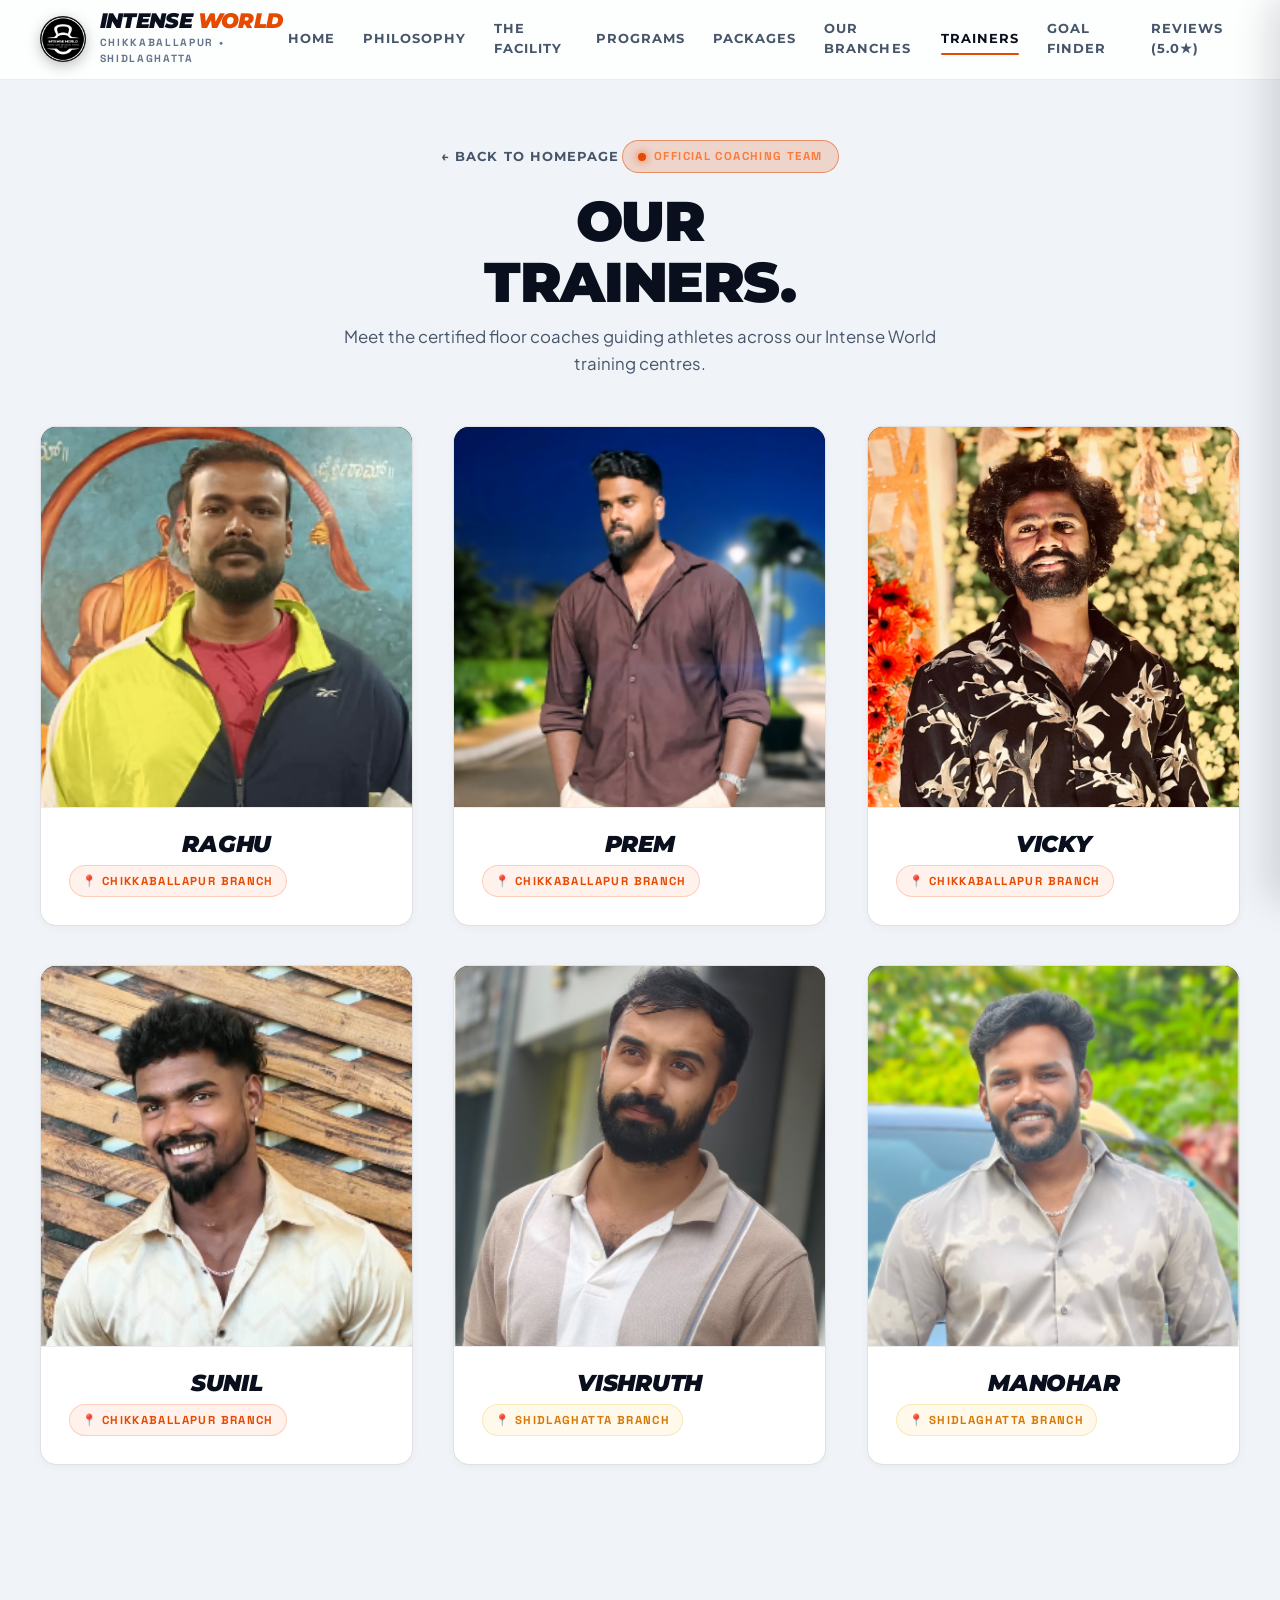
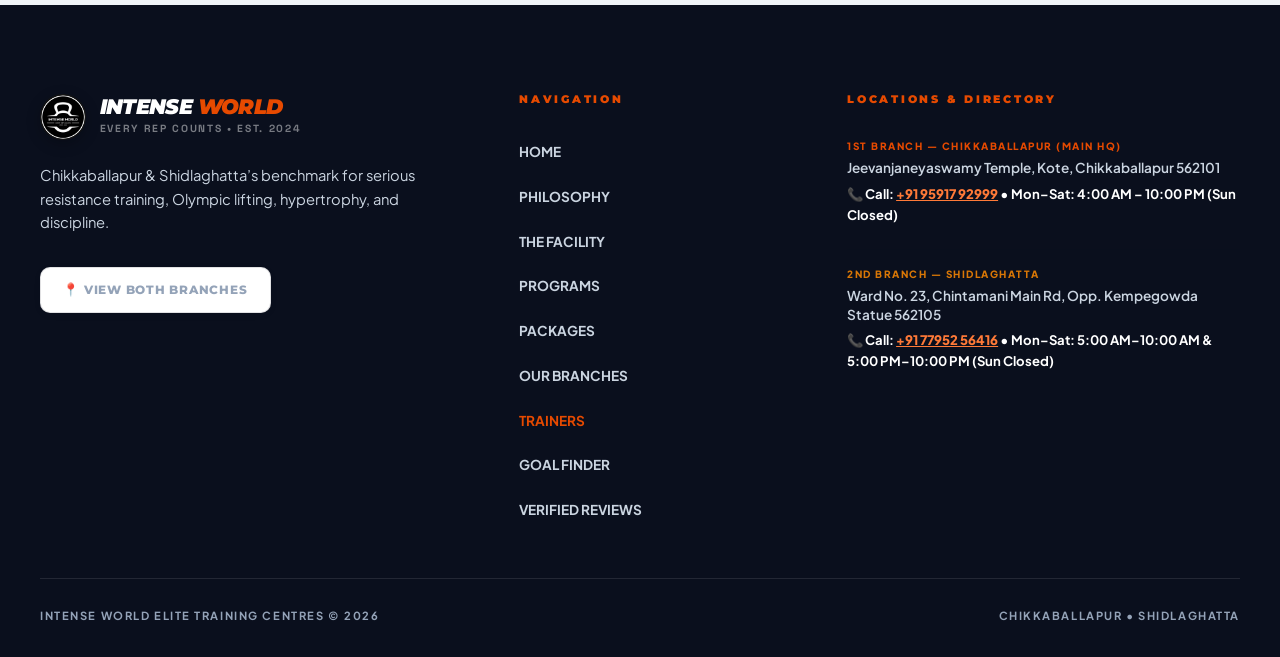
<file: trainers.html>
<!DOCTYPE html>
<html lang="en">
<head>
  <meta charset="UTF-8">
  <meta name="viewport" content="width=device-width, initial-scale=1.0">
  
  <!-- Primary SEO Meta Tags -->
  <title>Official Trainers | Intense World Gym</title>
  <meta name="title" content="Official Trainers | Intense World Gym">
  <meta name="description" content="Meet the official certified coaching team at Intense World Gym across Chikkaballapur and Shidlaghatta.">
  <meta name="robots" content="index, follow">
  <meta name="theme-color" content="#f0f4f8">
  <link rel="canonical" href="https://gointenseworld.com/trainers.html">

  <!-- OpenGraph / Facebook -->
  <meta property="og:type" content="website">
  <meta property="og:url" content="https://gointenseworld.com/trainers.html">
  <meta property="og:title" content="Official Trainers | Intense World Gym">
  <meta property="og:description" content="Meet our official coaches at Intense World Gym.">
  <meta property="og:image" content="assets/logo.png">

  <!-- Favicon -->
  <link rel="icon" type="image/png" href="assets/logo.png">

  <!-- Google Fonts Preconnect & Stylesheet -->
  <link rel="preconnect" href="https://fonts.googleapis.com">
  <link rel="preconnect" href="https://fonts.gstatic.com" crossorigin>
  <link rel="stylesheet" href="https://fonts.googleapis.com/css2?family=Montserrat:ital,wght@0,700;0,800;0,900;1,700;1,800;1,900&family=Plus+Jakarta+Sans:wght@400;500;600;700;800&family=Space+Grotesk:wght@600;700&display=swap">

  <!-- Main Stylesheet -->
  <link rel="stylesheet" href="styles.min.css">
  
  <style>
    /* Trainers Page Specific Enhancements */
    .trainers-page-hero {
      padding: 140px 0 60px;
      text-align: center;
      position: relative;
    }
    .trainers-grid {
      display: grid;
      grid-template-columns: repeat(auto-fill, minmax(280px, 1fr));
      gap: 2rem;
      margin: 3rem 0 5rem;
    }
    @media (min-width: 1024px) {
      .trainers-grid {
        grid-template-columns: repeat(3, 1fr);
        gap: 2.5rem;
      }
    }
    .trainer-card {
      background: var(--bg-surface);
      border: 1px solid var(--border-medium);
      border-radius: var(--radius-md);
      overflow: hidden;
      box-shadow: var(--shadow-sm);
      transition: transform 0.35s var(--ease-spring), box-shadow 0.35s ease, border-color 0.35s ease;
      display: flex;
      flex-direction: column;
    }
    .trainer-card:hover {
      transform: translateY(-8px);
      box-shadow: var(--shadow-hover);
      border-color: var(--border-accent);
    }
    .trainer-photo-wrap {
      width: 100%;
      height: 380px;
      position: relative;
      overflow: hidden;
      background: #000;
    }
    .trainer-photo-wrap img {
      width: 100%;
      height: 100%;
      object-fit: cover;
      object-position: top center;
      transition: transform 0.5s ease;
      display: block;
    }
    .trainer-card:hover .trainer-photo-wrap img {
      transform: scale(1.04);
    }
    .trainer-info {
      padding: 1.5rem 1.75rem 1.75rem;
      display: flex;
      flex-direction: column;
      gap: 0.5rem;
      border-top: 1px solid var(--border-subtle);
    }
    .trainer-name {
      font-family: var(--font-display);
      font-size: 1.45rem;
      font-weight: 900;
      font-style: italic;
      color: var(--text-primary);
      text-transform: uppercase;
      letter-spacing: -0.01em;
      margin: 0;
    }
    .trainer-branch-badge {
      display: inline-flex;
      align-items: center;
      gap: 0.4rem;
      font-family: var(--font-mono);
      font-size: 0.72rem;
      font-weight: 700;
      letter-spacing: 0.12em;
      text-transform: uppercase;
      color: var(--accent);
      background: rgba(255, 77, 0, 0.08);
      border: 1px solid rgba(255, 77, 0, 0.22);
      padding: 0.35rem 0.75rem;
      border-radius: 999px;
      width: fit-content;
    }
    .back-home-btn {
      display: inline-flex;
      align-items: center;
      gap: 0.5rem;
      margin-bottom: 1.5rem;
      font-family: var(--font-display);
      font-size: 0.8rem;
      font-weight: 700;
      text-transform: uppercase;
      letter-spacing: 0.08em;
      color: var(--text-secondary);
      transition: color 0.2s ease, transform 0.2s ease;
    }
    .back-home-btn:hover {
      color: var(--accent);
      transform: translateX(-3px);
    }
  </style>
</head>
<body>

  <!-- ==========================================================
       SITE HEADER / NAVIGATION
       ========================================================== -->
  <header class="site-header" id="siteHeader">
    <div class="container header-inner">
      <a href="index.html#home" class="brand-logo" aria-label="Intense World Homepage">
        <div class="brand-logo-circle">
          <img src="assets/logo.png" alt="Intense World Official Logo" width="36" height="36" loading="eager">
        </div>
        <div class="brand-text">
          <span class="brand-title">INTENSE <span>WORLD</span></span>
          <span class="brand-subtitle">CHIKKABALLAPUR • SHIDLAGHATTA</span>
        </div>
      </a>

      <!-- Desktop Navigation -->
      <nav class="desktop-nav" aria-label="Main Navigation">
        <a href="index.html#home" class="nav-link">Home</a>
        <a href="index.html#philosophy" class="nav-link">Philosophy</a>
        <a href="index.html#facility" class="nav-link">The Facility</a>
        <a href="index.html#programs" class="nav-link">Programs</a>
        <a href="index.html#packages" class="nav-link">Packages</a>
        <a href="index.html#branches" class="nav-link">Our Branches</a>
        <a href="trainers.html" class="nav-link active">Trainers</a>
        <a href="index.html#calculator" class="nav-link">Goal Finder</a>
        <a href="index.html#reviews" class="nav-link">Reviews (5.0★)</a>
      </nav>

      <!-- Header Toggle -->
      <div class="header-actions">
        <button class="mobile-toggle" id="mobileToggle" aria-label="Toggle Navigation Menu">
          <span></span>
          <span></span>
          <span></span>
        </button>
      </div>
    </div>
  </header>

  <!-- Mobile Navigation Drawer -->
  <div class="mobile-drawer-overlay" id="drawerOverlay"></div>
  <aside class="mobile-drawer" id="mobileDrawer" aria-label="Mobile Navigation">
    <div class="mobile-nav-links">
      <a href="index.html#home" class="mobile-nav-link">HOME <span>→</span></a>
      <a href="index.html#philosophy" class="mobile-nav-link">PHILOSOPHY <span>→</span></a>
      <a href="index.html#facility" class="mobile-nav-link">THE FACILITY <span>→</span></a>
      <a href="index.html#programs" class="mobile-nav-link">PROGRAMS <span>→</span></a>
      <a href="index.html#packages" class="mobile-nav-link">PACKAGES <span>→</span></a>
      <a href="index.html#branches" class="mobile-nav-link">OUR BRANCHES <span>→</span></a>
      <a href="trainers.html" class="mobile-nav-link active">TRAINERS <span>→</span></a>
      <a href="index.html#calculator" class="mobile-nav-link">GOAL FINDER <span>→</span></a>
      <a href="index.html#reviews" class="mobile-nav-link">REVIEWS (5.0★) <span>→</span></a>
    </div>
    <div style="display: flex; flex-direction: column; gap: 0.85rem; margin-top: auto;">
      <a href="https://wa.me/919591792999?text=Hello%20Intense%20World%2C%20I%20would%20like%20to%20know%20more%20about%20the%20gym%20and%20membership." target="_blank" rel="noopener noreferrer" class="btn-cult btn-cult-primary" style="width: 100%;">
        JOIN INTENSE WORLD
      </a>
      <a href="https://wa.me/919591792999?text=Hello%20Intense%20World%2C%20I%20would%20like%20to%20know%20more%20about%20the%20gym%20and%20membership." target="_blank" rel="noopener noreferrer" class="btn-cult btn-cult-whatsapp" style="width: 100%;">
        <svg width="20" height="20" viewBox="0 0 24 24" fill="currentColor"><path d="M.057 24l1.687-6.163c-1.041-1.804-1.588-3.849-1.587-5.946.003-6.556 5.338-11.891 11.893-11.891 3.181.001 6.167 1.24 8.413 3.488 2.245 2.248 3.481 5.236 3.48 8.414-.003 6.557-5.338 11.892-11.893 11.892-1.99-.001-3.951-.5-5.688-1.448l-6.305 1.654zm6.597-3.807c1.676.995 3.276 1.591 5.392 1.592 5.448 0 9.886-4.434 9.889-9.885.002-5.462-4.415-9.89-9.881-9.892-5.452 0-9.887 4.434-9.889 9.884-.001 2.225.651 3.891 1.746 5.634l-.999 3.648 3.742-.981zm11.387-5.464c-.074-.124-.272-.198-.57-.347-.297-.149-1.758-.868-2.031-.967-.272-.099-.47-.149-.669.149-.198.297-.768.967-.941 1.165-.173.198-.347.223-.644.074-.297-.149-1.255-.462-2.39-1.475-.883-.788-1.48-1.761-1.653-2.059-.173-.297-.018-.458.13-.606.134-.133.297-.347.446-.521.151-.172.2-.296.3-.495.099-.198.05-.372-.025-.521-.075-.148-.669-1.611-.916-2.206-.242-.579-.487-.501-.669-.51l-.57-.01c-.198 0-.52.074-.792.372s-1.04 1.016-1.04 2.479 1.065 2.876 1.213 3.074c.149.198 2.095 3.2 5.076 4.487.709.306 1.263.489 1.694.626.712.226 1.36.194 1.872.118.571-.085 1.758-.719 2.006-1.413.248-.695.248-1.29.173-1.414z"/></svg>
      WHATSAPP US
      </a>
    </div>
  </aside>

  <!-- ==========================================================
       MAIN CONTENT: TRAINERS DIRECTORY
       ========================================================== -->
  <main>
    <section class="trainers-page-hero">
      <div class="container">
        <a href="index.html#home" class="back-home-btn">← Back to Homepage</a>
        <div class="hero-tag-pill" style="margin-bottom: 1rem;">
          <span class="pulse-dot"></span>
          OFFICIAL COACHING TEAM
        </div>
        <h1 class="facility-header-title" style="margin-bottom: 0.75rem;">
          OUR <br>
          <span>TRAINERS.</span>
        </h1>
        <p class="facility-header-desc" style="max-width: 620px; margin: 0 auto;">
          Meet the certified floor coaches guiding athletes across our Intense World training centres.
        </p>

        <!-- Trainers Grid -->
        <div class="trainers-grid">
          
          <!-- Trainer 1: Raghu -->
          <article class="trainer-card fade-in-up">
            <div class="trainer-photo-wrap">
              <img src="assets/trainer-raghu.png" alt="Raghu - Trainer at Intense World Gym Chikkaballapur" loading="lazy">
            </div>
            <div class="trainer-info">
              <h2 class="trainer-name">Raghu</h2>
              <span class="trainer-branch-badge">📍 Chikkaballapur Branch</span>
            </div>
          </article>

          <!-- Trainer 2: Prem -->
          <article class="trainer-card fade-in-up">
            <div class="trainer-photo-wrap">
              <img src="assets/trainer-prem.png" alt="Prem - Trainer at Intense World Gym Chikkaballapur" loading="lazy">
            </div>
            <div class="trainer-info">
              <h2 class="trainer-name">Prem</h2>
              <span class="trainer-branch-badge">📍 Chikkaballapur Branch</span>
            </div>
          </article>

          <!-- Trainer 3: Vicky -->
          <article class="trainer-card fade-in-up">
            <div class="trainer-photo-wrap">
              <img src="assets/trainer-vicky.png" alt="Vicky - Trainer at Intense World Gym Chikkaballapur" loading="lazy">
            </div>
            <div class="trainer-info">
              <h2 class="trainer-name">Vicky</h2>
              <span class="trainer-branch-badge">📍 Chikkaballapur Branch</span>
            </div>
          </article>

          <!-- Trainer 4: Sunil -->
          <article class="trainer-card fade-in-up">
            <div class="trainer-photo-wrap">
              <img src="assets/trainer-sunil.png" alt="Sunil - Trainer at Intense World Gym Chikkaballapur" loading="lazy">
            </div>
            <div class="trainer-info">
              <h2 class="trainer-name">Sunil</h2>
              <span class="trainer-branch-badge">📍 Chikkaballapur Branch</span>
            </div>
          </article>

          <!-- Trainer 5: Vishruth -->
          <article class="trainer-card fade-in-up">
            <div class="trainer-photo-wrap">
              <img src="assets/trainer-vishruth.png" alt="Vishruth - Trainer at Intense World Gym Shidlaghatta" loading="lazy">
            </div>
            <div class="trainer-info">
              <h2 class="trainer-name">Vishruth</h2>
              <span class="trainer-branch-badge" style="color: var(--gold); background: rgba(234, 179, 8, 0.08); border-color: rgba(234, 179, 8, 0.25);">📍 Shidlaghatta Branch</span>
            </div>
          </article>

          <!-- Trainer 6: Manohar -->
          <article class="trainer-card fade-in-up">
            <div class="trainer-photo-wrap">
              <img src="assets/trainer-manohar.png" alt="Manohar - Trainer at Intense World Gym Shidlaghatta" loading="lazy">
            </div>
            <div class="trainer-info">
              <h2 class="trainer-name">Manohar</h2>
              <span class="trainer-branch-badge" style="color: var(--gold); background: rgba(234, 179, 8, 0.08); border-color: rgba(234, 179, 8, 0.25);">📍 Shidlaghatta Branch</span>
            </div>
          </article>

        </div>
      </div>
    </section>
  </main>

  <!-- ==========================================================
       SITE FOOTER
       ========================================================== -->
  <footer class="site-footer-cult">
    <div class="container">
      <div class="footer-top-grid">
        <div>
          <a href="index.html#home" class="brand-logo" style="margin-bottom: 1.5rem;">
            <div class="brand-logo-circle">
              <img src="assets/logo.png" alt="Intense World Logo" width="36" height="36" loading="lazy">
            </div>
            <div class="brand-text">
              <span class="brand-title" style="color: #ffffff;">INTENSE <span>WORLD</span></span>
              <span class="brand-subtitle" style="color: rgba(255,255,255,0.45);">EVERY REP COUNTS • EST. 2024</span>
            </div>
          </a>
          <p style="color: #cbd5e1; font-size: 0.92rem; max-width: 380px; line-height: 1.6; margin-bottom: 2rem;">
            Chikkaballapur & Shidlaghatta’s benchmark for serious resistance training, Olympic lifting, hypertrophy, and discipline.
          </p>
          <a href="index.html#branches" class="btn-cult btn-cult-outline" style="padding: 0.65rem 1.4rem; font-size: 0.78rem;">
            📍 VIEW BOTH BRANCHES
          </a>
        </div>

        <div>
          <h4 style="font-size: 11px; font-weight: 900; letter-spacing: 0.25em; color: var(--accent); margin-bottom: 2rem;">NAVIGATION</h4>
          <ul style="list-style: none; display: flex; flex-direction: column; gap: 1.2rem;">
            <li><a href="index.html#home" style="color: #cbd5e1; font-weight: 700; font-size: 0.85rem; text-transform: uppercase;">Home</a></li>
            <li><a href="index.html#philosophy" style="color: #cbd5e1; font-weight: 700; font-size: 0.85rem; text-transform: uppercase;">Philosophy</a></li>
            <li><a href="index.html#facility" style="color: #cbd5e1; font-weight: 700; font-size: 0.85rem; text-transform: uppercase;">The Facility</a></li>
            <li><a href="index.html#programs" style="color: #cbd5e1; font-weight: 700; font-size: 0.85rem; text-transform: uppercase;">Programs</a></li>
            <li><a href="index.html#packages" style="color: #cbd5e1; font-weight: 700; font-size: 0.85rem; text-transform: uppercase;">Packages</a></li>
            <li><a href="index.html#branches" style="color: #cbd5e1; font-weight: 700; font-size: 0.85rem; text-transform: uppercase;">Our Branches</a></li>
            <li><a href="trainers.html" style="color: var(--accent); font-weight: 700; font-size: 0.85rem; text-transform: uppercase;">Trainers</a></li>
            <li><a href="index.html#calculator" style="color: #cbd5e1; font-weight: 700; font-size: 0.85rem; text-transform: uppercase;">Goal Finder</a></li>
            <li><a href="index.html#reviews" style="color: #cbd5e1; font-weight: 700; font-size: 0.85rem; text-transform: uppercase;">Verified Reviews</a></li>
          </ul>
        </div>

        <div>
          <h4 style="font-size: 11px; font-weight: 900; letter-spacing: 0.25em; color: var(--accent); margin-bottom: 2rem;">LOCATIONS & DIRECTORY</h4>
          <div style="display: flex; flex-direction: column; gap: 1.5rem;">
            <div>
              <p style="font-size: 10px; text-transform: uppercase; letter-spacing: 0.15em; color: var(--accent); margin-bottom: 0.25rem; font-weight: 900;">1ST BRANCH — CHIKKABALLAPUR (MAIN HQ)</p>
              <p style="font-size: 0.85rem; font-weight: 600; color: #cbd5e1; line-height: 1.4;">Jeevanjaneyaswamy Temple, Kote, Chikkaballapur 562101</p>
              <p style="font-size: 0.82rem; color: #FFFFFF; font-weight: 700; margin-top: 0.35rem;">📞 Call: <a href="tel:+919591792999" style="color: #FF7A38; text-decoration: underline; font-weight: 800;">+91 95917 92999</a> • Mon–Sat: 4:00 AM – 10:00 PM (Sun Closed)</p>
            </div>
            <div style="padding-top: 1rem; border-top: 1px solid var(--border-subtle);">
              <p style="font-size: 10px; text-transform: uppercase; letter-spacing: 0.15em; color: var(--gold); margin-bottom: 0.25rem; font-weight: 900;">2ND BRANCH — SHIDLAGHATTA</p>
              <p style="font-size: 0.85rem; font-weight: 600; color: #cbd5e1; line-height: 1.4;">Ward No. 23, Chintamani Main Rd, Opp. Kempegowda Statue 562105</p>
              <p style="font-size: 0.82rem; color: #FFFFFF; font-weight: 700; margin-top: 0.35rem;">📞 Call: <a href="tel:+917795256416" style="color: #FF7A38; text-decoration: underline; font-weight: 800;">+91 77952 56416</a> • Mon–Sat: 5:00 AM–10:00 AM & 5:00 PM–10:00 PM (Sun Closed)</p>
            </div>
          </div>
        </div>
      </div>

      <div class="footer-bottom-row">
        <p>INTENSE WORLD ELITE TRAINING CENTRES © 2026</p>
        <p>CHIKKABALLAPUR • SHIDLAGHATTA</p>
      </div>
    </div>
  </footer>

  <!-- Scripts -->
  <script src="app.js"></script>
</body>
</html>
</file>
<file: styles.min.css>
:root{--bg:#f0f4f8;--bg-surface:#ffffff;--bg-surface-subtle:#e8eef5;--bg-card:#ffffff;--bg-card-hover:#f8fafc;--bg-glass:rgba(255,255,255,0.88);--bg-subtle:rgba(10,15,29,0.04);--accent:#E64A00;--accent-light:#FF5E14;--accent-dark:#C23E00;--accent-glow:rgba(230,74,0,0.25);--accent-glow-subtle:rgba(230,74,0,0.08);--gold:#D97706;--gold-glow:rgba(217,119,6,0.2);--success:#059669;--whatsapp:#25D366;--danger:#DC2626;--text-primary:#0A0F1D;--text-secondary:#475569;--text-muted:#64748B;--text-dim:#94A3B8;--text-inverse:#FFFFFF;--border-subtle:rgba(10,15,29,0.08);--border-medium:rgba(10,15,29,0.12);--border-strong:rgba(10,15,29,0.2);--border-accent:rgba(230,74,0,0.4);--shadow-sm:0 2px 8px rgba(10,15,29,0.04);--shadow-md:0 10px 30px rgba(10,15,29,0.06);--shadow-lg:0 20px 50px rgba(10,15,29,0.09);--shadow-glow:0 12px 35px rgba(230,74,0,0.2);--font-display:'Montserrat',-apple-system,BlinkMacSystemFont,'Segoe UI',Roboto,sans-serif;--font-body:'Plus Jakarta Sans',-apple-system,BlinkMacSystemFont,'Segoe UI',Roboto,sans-serif;--font-mono:'Space Grotesk',monospace;--radius-xs:6px;--radius-sm:10px;--radius-md:16px;--radius-lg:22px;--radius-xl:30px;--radius-full:9999px;--ease-spring:cubic-bezier(0.16,1,0.3,1);--ease-smooth:cubic-bezier(0.4,0,0.2,1);--transition:all 0.32s var(--ease-spring)}*,*::before,*::after{box-sizing:border-box;margin:0;padding:0}html{scroll-behavior:smooth;font-family:var(--font-body);background-color:var(--bg);color:var(--text-primary);line-height:1.6;-webkit-font-smoothing:antialiased;-moz-osx-font-smoothing:grayscale;overflow-x:hidden}body{min-height:100vh;background-color:var(--bg);color:var(--text-primary);overflow-x:hidden;position:relative}::selection{background-color:var(--accent);color:#FFFFFF}h1,h2,h3,h4,h5,h6{font-family:var(--font-display);color:var(--text-primary);font-weight:900;text-transform:uppercase;letter-spacing:-0.025em;line-height:1.08}p{color:var(--text-secondary);font-family:var(--font-body)}a{color:inherit;text-decoration:none;transition:var(--transition)}img,video{max-width:100%;height:auto;display:block}button{font-family:inherit;cursor:pointer;border:none;background:none}.container{width:100%;max-width:1320px;margin:0 auto;padding:0 1.25rem;position:relative;z-index:10}@media (min-width:768px){.container{padding:0 2.5rem}}.text-accent{color:var(--accent)}.text-gold{color:var(--gold)}.text-success{color:var(--success)}.section-tag-pill{display:inline-flex;align-items:center;gap:0.5rem;padding:0.4rem 0.95rem;border-radius:var(--radius-full);background:rgba(230,74,0,0.08);border:1px solid var(--border-accent);font-family:var(--font-mono);font-size:0.72rem;font-weight:700;letter-spacing:0.12em;color:var(--accent);margin-bottom:0.85rem}.btn-cult{display:inline-flex;align-items:center;justify-content:center;gap:0.65rem;font-family:var(--font-display);font-size:0.85rem;font-weight:800;text-transform:uppercase;letter-spacing:0.06em;padding:0.95rem 1.6rem;border-radius:var(--radius-sm);transition:var(--transition);cursor:pointer;position:relative;overflow:hidden;text-align:center;white-space:normal;word-break:normal;line-height:1.25;min-height:46px;-webkit-tap-highlight-color:transparent}.btn-cult::after{content:'';position:absolute;top:0;left:-100%;width:60%;height:100%;background:linear-gradient(90deg,transparent,rgba(255,255,255,0.28),transparent);transform:skewX(-20deg);transition:0.6s ease}.btn-cult:hover::after{left:140%}.btn-cult:active{transform:scale(0.98)}.btn-cult-primary{background-color:var(--accent);color:#FFFFFF;box-shadow:0 4px 18px var(--accent-glow)}.btn-cult-primary:hover{background-color:var(--accent-light);box-shadow:0 8px 30px var(--accent-glow);transform:translateY(-2px);color:#FFFFFF}.btn-cult-outline{color:var(--text-primary);border:1.5px solid var(--border-medium);background:var(--bg-surface);box-shadow:var(--shadow-sm)}.btn-cult-outline:hover{background-color:var(--text-primary);color:#FFFFFF;border-color:var(--text-primary);transform:translateY(-2px)}.btn-cult-whatsapp{background:var(--whatsapp);color:#FFFFFF;box-shadow:0 4px 18px rgba(37,211,102,0.25)}.btn-cult-whatsapp:hover{background:#20ba5a;box-shadow:0 8px 28px rgba(37,211,102,0.45);transform:translateY(-2px);color:#FFFFFF}.site-header{position:fixed;top:0;left:0;right:0;height:80px;z-index:100;transition:var(--transition);display:flex;align-items:center;background:rgba(255,255,255,0.85);backdrop-filter:blur(20px);-webkit-backdrop-filter:blur(20px);border-bottom:1px solid var(--border-subtle)}.site-header.scrolled{height:70px;background:rgba(255,255,255,0.96);border-bottom:1px solid var(--border-medium);box-shadow:0 10px 30px rgba(10,15,29,0.06)}.header-inner{display:flex;align-items:center;justify-content:space-between}.brand-logo{display:flex;align-items:center;gap:0.85rem}.brand-logo-circle{width:46px;height:46px;min-width:46px;min-height:46px;max-width:46px;max-height:46px;aspect-ratio:1 / 1;border-radius:50%;background-color:#000000;display:flex;align-items:center;justify-content:center;padding:0;box-sizing:border-box;overflow:hidden;box-shadow:0 4px 14px rgba(0,0,0,0.25);border:1px solid rgba(255,255,255,0.08);transition:transform 0.3s var(--ease-spring),box-shadow 0.3s ease;flex-shrink:0}.brand-logo:hover .brand-logo-circle{transform:scale(1.06);box-shadow:0 6px 18px rgba(0,0,0,0.35)}.brand-logo-circle img{width:100%;height:100%;object-fit:cover;display:block;border-radius:50%;box-shadow:none}.brand-logo img{border-radius:var(--radius-xs);transition:transform 0.3s var(--ease-spring);box-shadow:0 2px 10px rgba(0,0,0,0.1)}.brand-logo:hover img{transform:scale(1.08) rotate(-3deg)}.brand-logo:hover .brand-logo-circle img{transform:none}.brand-text{display:flex;flex-direction:column}.brand-title{font-family:var(--font-display);font-size:1.3rem;font-weight:900;font-style:italic;letter-spacing:-0.03em;color:var(--text-primary);line-height:1}.brand-title span{color:var(--accent)}.brand-subtitle{font-family:var(--font-mono);font-size:0.65rem;font-weight:700;letter-spacing:0.16em;color:var(--text-muted);margin-top:3px}.desktop-nav{display:none;align-items:center;gap:1.75rem}@media (min-width:1024px){.desktop-nav{display:flex}}.nav-link{font-family:var(--font-display);font-size:0.8rem;font-weight:700;text-transform:uppercase;letter-spacing:0.08em;color:var(--text-secondary);position:relative;padding:0.5rem 0;min-height:44px;display:inline-flex;align-items:center}.nav-link::after{content:'';position:absolute;bottom:6px;left:0;width:0%;height:2.5px;background:var(--accent);transition:width 0.3s var(--ease-spring);border-radius:2px}.nav-link:hover,.nav-link.active{color:var(--text-primary)}.nav-link:hover::after,.nav-link.active::after{width:100%}.mobile-toggle{display:flex;flex-direction:column;justify-content:center;align-items:center;gap:6px;width:46px;height:46px;border-radius:var(--radius-xs);background:var(--bg-surface);border:1.5px solid var(--border-medium);box-shadow:var(--shadow-sm);padding:10px;position:relative;z-index:170;-webkit-tap-highlight-color:transparent}@media (min-width:1024px){.mobile-toggle{display:none}}.mobile-toggle span{width:22px;height:2px;background-color:var(--text-primary);transition:var(--transition);border-radius:2px}.mobile-toggle.open span:nth-child(1){transform:translateY(8px) rotate(45deg)}.mobile-toggle.open span:nth-child(2){opacity:0}.mobile-toggle.open span:nth-child(3){transform:translateY(-8px) rotate(-45deg)}.mobile-drawer-overlay{position:fixed;inset:0;background:rgba(10,15,29,0.6);backdrop-filter:blur(8px);z-index:150;opacity:0;pointer-events:none;transition:opacity 0.35s ease}.mobile-drawer-overlay.open{opacity:1;pointer-events:auto}.mobile-drawer{position:fixed;top:0;right:0;width:86%;max-width:380px;height:100vh;background:#ffffff;border-left:1px solid var(--border-medium);box-shadow:-10px 0 35px rgba(10,15,29,0.15);z-index:160;padding:5.5rem 1.75rem 2.5rem;display:flex;flex-direction:column;transform:translateX(100%);transition:transform 0.4s var(--ease-spring);overflow-y:auto}.mobile-drawer.open{transform:translateX(0)}.mobile-nav-links{display:flex;flex-direction:column;gap:1.25rem;margin-bottom:2rem}.mobile-nav-link{font-family:var(--font-display);font-size:1.15rem;font-weight:900;font-style:italic;text-transform:uppercase;color:var(--text-primary);display:flex;justify-content:space-between;align-items:center;border-bottom:1px solid var(--border-subtle);padding-bottom:0.65rem;min-height:46px;-webkit-tap-highlight-color:transparent}.mobile-nav-link:hover,.mobile-nav-link.active{color:var(--accent);padding-left:0.4rem}.hero-section{position:relative;min-height:100vh;display:flex;flex-direction:column;justify-content:center;padding:7.5rem 0 3.5rem;overflow:hidden;background:#070709}.hero-video-wrap{position:absolute;inset:0;z-index:1}.hero-video{width:100%;height:100%;object-fit:cover;object-position:center;filter:brightness(0.55) contrast(1.15)}.hero-gradient-left{position:absolute;inset:0;background:linear-gradient(90deg,rgba(7,7,9,0.95) 0%,rgba(7,7,9,0.82) 48%,rgba(7,7,9,0.3) 100%);z-index:2}.hero-gradient-vertical{position:absolute;inset:0;background:linear-gradient(180deg,rgba(7,7,9,0.85) 0%,transparent 35%,rgba(7,7,9,0.92) 88%,#070709 100%);z-index:2}.hero-content{position:relative;z-index:10;max-width:840px;margin-bottom:2.5rem}.hero-tag-pill{display:inline-flex;align-items:center;gap:0.5rem;padding:0.4rem 0.95rem;border-radius:var(--radius-full);background:rgba(230,74,0,0.18);border:1px solid rgba(230,74,0,0.5);font-family:var(--font-mono);font-size:0.72rem;font-weight:700;letter-spacing:0.12em;color:#FF7A38;margin-bottom:1.25rem}.pulse-dot{width:8px;height:8px;border-radius:50%;background:var(--accent);box-shadow:0 0 10px var(--accent);animation:pulseDot 2s ease-in-out infinite;will-change:transform,opacity}@keyframes pulseDot{0%{transform:scale(0.9);opacity:0.6}50%{transform:scale(1.35);opacity:1}100%{transform:scale(0.9);opacity:0.6}}.hero-title{font-size:clamp(2.4rem,6.2vw,5rem);font-weight:900;font-style:italic;letter-spacing:-0.03em;line-height:0.98;color:#FFFFFF;margin-bottom:1.25rem}.hero-subtitle{font-size:clamp(0.98rem,1.8vw,1.2rem);color:#CBD5E1;line-height:1.6;max-width:620px;margin-bottom:2.25rem}.hero-btn-group{display:flex;flex-wrap:wrap;gap:0.85rem}.hero-btn-group .btn-cult-outline{color:#FFFFFF;background:rgba(255,255,255,0.08);border-color:rgba(255,255,255,0.25)}.hero-btn-group .btn-cult-outline:hover{background:#FFFFFF;color:#0A0F1D;border-color:#FFFFFF}.hero-bottom-stats{position:relative;z-index:10;display:flex;flex-wrap:wrap;align-items:center;justify-content:space-between;gap:1.5rem;padding-top:1.75rem;border-top:1px solid rgba(255,255,255,0.12);margin-top:auto}.stats-left-group{display:flex;flex-wrap:wrap;gap:2rem}.stat-item p:first-child{font-family:var(--font-display);font-size:1.65rem;font-weight:900;font-style:italic;color:#FFFFFF;line-height:1}.stat-item p:last-child{font-family:var(--font-mono);font-size:0.7rem;font-weight:700;letter-spacing:0.12em;text-transform:uppercase;color:#94A3B8;margin-top:3px}.stats-right-loc{text-align:left}@media (min-width:640px){.stats-right-loc{text-align:right}}.stats-right-loc p:first-child{font-family:var(--font-mono);font-size:0.68rem;color:var(--accent);letter-spacing:0.14em;text-transform:uppercase;font-weight:700}.stats-right-loc p:last-child{font-family:var(--font-display);font-size:1.05rem;font-weight:900;font-style:italic;color:#FFFFFF}.ticker-wrap{width:100%;background:#0A0F1D;color:#FFFFFF;border-top:1px solid rgba(230,74,0,0.4);border-bottom:1px solid rgba(230,74,0,0.4);padding:0.85rem 0;overflow:hidden;position:relative;z-index:20;box-shadow:0 4px 20px rgba(0,0,0,0.35)}.ticker-track{display:flex;width:max-content;animation:tickerMove 25s linear infinite}.ticker-item{font-family:var(--font-display);font-size:0.82rem;font-weight:900;font-style:italic;letter-spacing:0.12em;text-transform:uppercase;padding:0 1.5rem;display:flex;align-items:center;gap:1.5rem;white-space:nowrap}@keyframes tickerMove{0%{transform:translateX(0)}100%{transform:translateX(-50%)}}.philosophy-section{padding:7.5rem 0;background:var(--bg);position:relative}.philosophy-grid{display:grid;grid-template-columns:1fr;gap:3.5rem;align-items:center}@media (min-width:1024px){.philosophy-grid{grid-template-columns:1.2fr 0.8fr}}.philosophy-heading{font-size:clamp(2rem,4.5vw,3.5rem);margin-bottom:1.25rem;color:var(--text-primary)}.philosophy-lead{font-size:1.15rem;font-weight:600;color:var(--text-primary);margin-bottom:1.25rem;line-height:1.55;border-left:3.5px solid var(--accent);padding-left:1.25rem}.philosophy-body{font-size:1rem;color:var(--text-secondary);line-height:1.75;margin-bottom:2.25rem}.est-badge-box{display:flex;align-items:center;gap:1.25rem;padding:1.1rem 1.6rem;border-radius:var(--radius-sm);background:var(--bg-surface);border:1px solid var(--border-medium);box-shadow:var(--shadow-sm)}.est-col{display:flex;flex-direction:column}.est-col span:first-child{font-family:var(--font-mono);font-size:0.65rem;color:var(--text-muted);letter-spacing:0.14em;font-weight:700}.est-col span:last-child{font-family:var(--font-display);font-size:1.4rem;font-weight:900;font-style:italic;color:var(--accent);line-height:1}.est-divider{width:1px;height:36px;background:var(--border-medium)}.est-info p:first-child{font-weight:800;font-size:0.9rem;color:var(--text-primary)}.est-info p:last-child{font-size:0.78rem;color:var(--text-muted)}.rotating-logo-stage{display:flex;justify-content:center;align-items:center}.rotating-logo-group{position:relative;width:260px;height:260px;display:flex;justify-content:center;align-items:center}@media (min-width:640px){.rotating-logo-group{width:320px;height:320px}}.rotating-dashed-ring{position:absolute;inset:0;border-radius:50%;border:2px dashed rgba(230,74,0,0.45);animation:rotateRing 20s linear infinite}@keyframes rotateRing{from{transform:rotate(0deg)}to{transform:rotate(360deg)}}.logo-circle-card{width:220px;height:220px;border-radius:50%;background:transparent;border:none;display:flex;align-items:center;justify-content:center;padding:0;box-shadow:none;position:relative;z-index:5}@media (min-width:640px){.logo-circle-card{width:270px;height:270px}}.logo-circle-card img{width:100%;height:100%;object-fit:contain;display:block}.floating-est-corner-badge{position:absolute;bottom:8px;right:8px;background:var(--accent);color:#FFFFFF;padding:0.55rem 0.85rem;border-radius:var(--radius-xs);font-family:var(--font-display);font-weight:900;font-size:0.72rem;display:flex;flex-direction:column;align-items:center;line-height:1;box-shadow:0 10px 20px rgba(230,74,0,0.35);z-index:10}.facility-section{padding:7.5rem 0;background:var(--bg-surface);border-top:1px solid var(--border-subtle)}.facility-header-row{display:flex;flex-direction:column;gap:1.5rem;margin-bottom:3.5rem}@media (min-width:768px){.facility-header-row{flex-direction:row;justify-content:space-between;align-items:flex-end}}.facility-header-title{font-size:clamp(2rem,4.5vw,3.5rem);color:var(--text-primary)}.facility-header-desc{font-size:1.05rem;color:var(--text-secondary);max-width:580px;margin-top:0.65rem}.facility-grid-3{display:grid;grid-template-columns:1fr;gap:1.75rem}@media (min-width:768px){.facility-grid-3{grid-template-columns:repeat(3,1fr)}}.facility-card-cult{position:relative;height:420px;border-radius:var(--radius-lg);overflow:hidden;border:1.5px solid var(--border-medium);box-shadow:var(--shadow-md);transition:var(--transition);background:var(--bg-surface)}.facility-card-cult img{width:100%;height:100%;object-fit:cover;transition:transform 0.6s var(--ease-spring)}.facility-card-cult:hover img{transform:scale(1.06)}.card-gradient-overlay{position:absolute;inset:0;background:linear-gradient(180deg,transparent 30%,rgba(10,15,29,0.72) 65%,#0A0F1D 100%);z-index:2}.card-content{position:absolute;bottom:0;left:0;right:0;padding:2rem 1.6rem;z-index:5}.facility-icon-pill{width:44px;height:44px;border-radius:var(--radius-xs);background:rgba(230,74,0,0.2);border:1px solid var(--border-accent);color:#FFFFFF;display:flex;align-items:center;justify-content:center;margin-bottom:1rem;backdrop-filter:blur(8px)}.card-content h3{font-size:1.35rem;font-style:italic;margin-bottom:0.45rem;color:#FFFFFF}.card-content p{font-size:0.88rem;color:#CBD5E1;line-height:1.5}.facility-hover-bar{position:absolute;bottom:0;left:0;right:0;height:3.5px;background:var(--accent);transform:scaleX(0);transform-origin:left;transition:transform 0.4s var(--ease-spring)}.facility-card-cult:hover .facility-hover-bar{transform:scaleX(1)}.programs-section{padding:7.5rem 0;background:var(--bg);border-top:1px solid var(--border-subtle)}.programs-grid-4{display:grid;grid-template-columns:1fr;gap:1.5rem}@media (min-width:640px){.programs-grid-4{grid-template-columns:repeat(2,1fr)}}@media (min-width:1024px){.programs-grid-4{grid-template-columns:repeat(4,1fr)}}.program-card-box{background:var(--bg-surface);border:1.5px solid var(--border-medium);border-radius:var(--radius-md);box-shadow:var(--shadow-sm);padding:2.2rem 1.75rem;display:flex;flex-direction:column;justify-content:space-between;transition:var(--transition);position:relative}.program-card-box:hover{border-color:var(--border-accent);transform:translateY(-5px);box-shadow:var(--shadow-lg)}.program-type-tag{font-family:var(--font-mono);font-size:0.68rem;font-weight:700;letter-spacing:0.14em;color:var(--accent);margin-bottom:0.85rem;display:inline-block}.program-card-box h3,.program-card-box h4{font-size:1.25rem;font-style:italic;margin-bottom:0.65rem;line-height:1.2;color:var(--text-primary)}.program-card-box p{font-size:0.9rem;color:var(--text-secondary);line-height:1.6;margin-bottom:1.5rem}.program-card-box a{font-family:var(--font-display);font-size:0.78rem;font-weight:800;color:var(--accent);display:inline-flex;align-items:center;gap:0.4rem;min-height:44px}.program-card-box a:hover{color:var(--accent-dark);transform:translateX(4px)}.packages-section{padding:7.5rem 0;background:var(--bg-surface);border-top:1px solid var(--border-subtle);position:relative;overflow:hidden}.packages-section::before{content:'';position:absolute;top:-150px;left:50%;transform:translateX(-50%);width:600px;height:400px;background:radial-gradient(circle,rgba(230,74,0,0.08) 0%,transparent 70%);pointer-events:none;z-index:1}.admission-fee-banner{margin:1.75rem auto 1.25rem;display:inline-flex;align-items:center;gap:0.85rem;background:rgba(230,74,0,0.07);border:1.5px dashed var(--border-accent);padding:0.85rem 1.6rem;border-radius:var(--radius-full);color:var(--text-primary);text-align:left;max-width:90%;box-shadow:var(--shadow-sm)}.admission-fee-icon{font-size:1.25rem;line-height:1}.admission-fee-banner strong{font-family:var(--font-display);font-size:0.9rem;font-weight:800;letter-spacing:0.04em;color:var(--accent);display:block}.admission-fee-banner span{font-size:0.78rem;color:var(--text-secondary);font-weight:500;display:block}.package-plan-switcher{display:inline-flex;align-items:center;justify-content:center;flex-wrap:wrap;gap:0.5rem;background:var(--bg-surface-subtle);border:1px solid var(--border-medium);padding:0.4rem;border-radius:var(--radius-full);margin-top:1.25rem;margin-bottom:2.5rem;box-shadow:var(--shadow-sm);max-width:100%}.package-tab-btn{font-family:var(--font-display);font-size:0.82rem;font-weight:800;letter-spacing:0.06em;padding:0.75rem 1.4rem;border-radius:var(--radius-full);color:var(--text-secondary);transition:var(--transition);white-space:nowrap;cursor:pointer;min-height:44px;display:inline-flex;align-items:center;justify-content:center;-webkit-tap-highlight-color:transparent}.package-tab-btn:hover{color:var(--text-primary)}.package-tab-btn.active{background:var(--accent);color:#FFFFFF;box-shadow:0 4px 20px var(--accent-glow)}.packages-grid{display:grid;grid-template-columns:1fr;gap:1.5rem;transition:opacity 0.3s ease,transform 0.3s ease}@media (min-width:640px){.packages-grid{grid-template-columns:repeat(2,1fr)}}@media (min-width:1024px){.packages-grid{grid-template-columns:repeat(3,1fr)}}@media (min-width:1280px){.packages-grid{grid-template-columns:repeat(5,1fr);gap:1.25rem}}.package-card{background:var(--bg-surface);border:1.5px solid var(--border-medium);border-radius:var(--radius-lg);box-shadow:var(--shadow-sm);padding:2rem 1.4rem;display:flex;flex-direction:column;justify-content:space-between;transition:var(--transition);position:relative}.package-card:hover{border-color:var(--border-accent);transform:translateY(-6px);box-shadow:var(--shadow-lg);background:var(--bg-card-hover)}.package-card.highlight-popular{border-color:var(--accent);background:linear-gradient(180deg,rgba(230,74,0,0.05) 0%,#FFFFFF 45%);box-shadow:var(--shadow-md)}.package-card.package-card-couple{border-color:rgba(225,29,72,0.35);background:linear-gradient(180deg,rgba(225,29,72,0.05) 0%,#FFFFFF 45%)}.package-card.package-card-couple:hover{border-color:#E11D48;box-shadow:0 20px 45px rgba(225,29,72,0.12)}.package-popular-badge{position:absolute;top:-12px;left:50%;transform:translateX(-50%);background:var(--accent);color:#FFFFFF;font-family:var(--font-display);font-size:0.65rem;font-weight:900;letter-spacing:0.12em;padding:0.3rem 0.85rem;border-radius:var(--radius-full);text-transform:uppercase;white-space:nowrap;box-shadow:0 4px 15px var(--accent-glow)}.package-header{margin-bottom:1.25rem}.package-duration{font-family:var(--font-mono);font-size:0.68rem;font-weight:700;letter-spacing:0.15em;color:var(--text-muted);text-transform:uppercase}.package-name{font-size:1.3rem;font-style:italic;margin:0.35rem 0 0.75rem;color:var(--text-primary);line-height:1.15}.package-price-wrap{display:flex;flex-direction:column;gap:0.25rem;border-bottom:1px solid var(--border-subtle);padding-bottom:1.15rem;margin-bottom:1.25rem}.price-strikethrough-group{display:flex;align-items:center;gap:0.5rem}.price-strikethrough{font-family:var(--font-mono);font-size:0.88rem;color:var(--text-dim);text-decoration:line-through;font-weight:600}.package-discount-pill{font-family:var(--font-mono);font-size:0.62rem;font-weight:800;letter-spacing:0.06em;color:var(--accent);background:rgba(230,74,0,0.1);border:1px solid rgba(230,74,0,0.25);padding:0.15rem 0.45rem;border-radius:var(--radius-xs);text-transform:uppercase}.package-price{font-family:var(--font-display);font-size:1.75rem;font-weight:900;color:var(--text-primary);letter-spacing:-0.02em;line-height:1.1}.package-period{font-size:0.75rem;color:var(--text-muted);font-family:var(--font-mono)}.package-features{list-style:none;display:flex;flex-direction:column;gap:0.65rem;margin-bottom:1.75rem;font-size:0.84rem;color:var(--text-secondary)}.package-feature-item{display:flex;align-items:flex-start;gap:0.5rem;line-height:1.35}.package-feature-item svg{width:15px;height:15px;min-width:15px;color:var(--accent);margin-top:2px}.branches-section{padding:7.5rem 0;background:var(--bg);border-top:1px solid var(--border-subtle);position:relative}.branch-tab-control{display:flex;flex-wrap:wrap;gap:0.65rem;margin-top:1.75rem;margin-bottom:3rem}.branch-tab-btn{font-family:var(--font-display);font-size:0.78rem;font-weight:800;text-transform:uppercase;letter-spacing:0.08em;padding:0.7rem 1.3rem;border-radius:var(--radius-xs);border:1.5px solid var(--border-medium);background:var(--bg-surface);color:var(--text-secondary);box-shadow:var(--shadow-sm);transition:var(--transition);min-height:44px;display:inline-flex;align-items:center;justify-content:center;-webkit-tap-highlight-color:transparent}.branch-tab-btn:hover{color:var(--text-primary);border-color:var(--border-accent)}.branch-tab-btn.active{background:var(--accent);color:#FFFFFF;border-color:var(--accent);box-shadow:0 4px 18px var(--accent-glow)}.branches-grid{display:grid;grid-template-columns:1fr;gap:2.25rem}@media (min-width:1024px){.branches-grid{grid-template-columns:1fr 1fr;gap:2.25rem}}.branch-card{background:var(--bg-surface);border:1.5px solid var(--border-medium);border-radius:var(--radius-lg);box-shadow:var(--shadow-md);overflow:hidden;display:flex;flex-direction:column;transition:var(--transition);position:relative}.branch-card:hover{border-color:var(--border-accent);transform:translateY(-5px);box-shadow:var(--shadow-lg)}.branch-card-header{padding:1.75rem 1.75rem 1.15rem;border-bottom:1px solid var(--border-subtle);display:flex;flex-direction:column;gap:0.65rem;background:var(--bg-surface)}.branch-meta-row{display:flex;align-items:center;justify-content:space-between;flex-wrap:wrap;gap:0.5rem}.branch-pill{font-family:var(--font-mono);font-size:0.68rem;font-weight:800;letter-spacing:0.12em;text-transform:uppercase;padding:0.3rem 0.75rem;border-radius:var(--radius-full);display:inline-flex;align-items:center;gap:0.4rem}.branch-pill-main{background:rgba(230,74,0,0.1);color:var(--accent);border:1px solid var(--border-accent)}.branch-pill-second{background:rgba(217,119,6,0.1);color:var(--gold);border:1px solid rgba(217,119,6,0.35)}.branch-live-status{display:inline-flex;align-items:center;gap:0.4rem;font-family:var(--font-mono);font-size:0.7rem;font-weight:700;color:var(--success);background:rgba(5,150,105,0.1);padding:0.28rem 0.7rem;border-radius:var(--radius-full);border:1px solid rgba(5,150,105,0.25)}.status-indicator{width:6px;height:6px;border-radius:50%;background:var(--success);box-shadow:0 0 8px var(--success)}.branch-card-title{font-size:1.45rem;font-weight:900;font-style:italic;color:var(--text-primary);line-height:1.15}.branch-card-category{font-family:var(--font-mono);font-size:0.7rem;font-weight:700;letter-spacing:0.14em;color:var(--text-muted);text-transform:uppercase}.branch-gallery{position:relative;width:100%;background:#000000}.branch-gallery-main{width:100%;height:250px;overflow:hidden;position:relative;cursor:pointer}.branch-gallery-main img{width:100%;height:100%;object-fit:cover;transition:transform 0.6s var(--ease-spring),opacity 0.25s ease}.branch-card:hover .branch-gallery-main img{transform:scale(1.03)}.branch-gallery-overlay-hint{position:absolute;top:10px;right:10px;background:rgba(10,15,29,0.75);backdrop-filter:blur(8px);color:#FFFFFF;padding:0.3rem 0.7rem;border-radius:var(--radius-xs);font-family:var(--font-mono);font-size:0.68rem;font-weight:700;display:flex;align-items:center;gap:0.35rem;border:1px solid rgba(255,255,255,0.2);pointer-events:none;opacity:0.9}.branch-gallery-thumbs{display:grid;grid-template-columns:repeat(5,1fr);gap:6px;padding:8px;background:var(--bg-surface-subtle);border-top:1px solid var(--border-subtle)}.branch-thumb-btn{height:48px;border-radius:4px;overflow:hidden;border:2px solid transparent;cursor:pointer;background:transparent;padding:0;transition:var(--transition);-webkit-tap-highlight-color:transparent}.branch-thumb-btn img{width:100%;height:100%;object-fit:cover}.branch-thumb-btn.active,.branch-thumb-btn:hover{border-color:var(--accent);opacity:1}.branch-thumb-btn:not(.active){opacity:0.6}.branch-card-body{padding:1.75rem;display:flex;flex-direction:column;gap:1.25rem;flex-grow:1;background:var(--bg-surface)}.branch-info-row{display:flex;gap:1rem;align-items:flex-start}.branch-info-icon{width:38px;height:38px;min-width:38px;border-radius:var(--radius-xs);background:rgba(230,74,0,0.1);border:1px solid var(--border-accent);display:flex;align-items:center;justify-content:center;color:var(--accent)}.branch-info-content h4,.branch-info-content h5{font-family:var(--font-mono);font-size:0.72rem;font-weight:700;letter-spacing:0.12em;text-transform:uppercase;color:var(--text-muted);margin-bottom:0.25rem}.branch-info-content p,.branch-info-content address{color:var(--text-primary);font-size:0.92rem;font-family:var(--font-body);font-style:normal;line-height:1.5}.branch-info-content a{color:var(--text-primary);font-weight:700}.branch-info-content a:hover{color:var(--accent)}.branch-hours-list{list-style:none;display:flex;flex-direction:column;gap:0.3rem;font-size:0.85rem;margin-top:0.2rem}.branch-hours-item{display:flex;justify-content:space-between;padding:0.2rem 0;border-bottom:1px dashed var(--border-subtle)}.branch-hours-item span:first-child{color:var(--text-secondary)}.branch-hours-item span:last-child{color:var(--text-primary);font-weight:700}.branch-hours-item.highlight-closed span:last-child{color:var(--danger)}.branch-map-embed{width:100%;height:180px;border-radius:var(--radius-sm);overflow:hidden;border:1.5px solid var(--border-medium);margin-top:0.25rem;position:relative}.branch-map-embed iframe{width:100%;height:100%;border:0}.branch-actions-wrap{margin-top:auto;padding-top:1.25rem;border-top:1px solid var(--border-subtle);display:flex;flex-direction:column;gap:0.65rem}.branch-btn-subgroup{display:grid;grid-template-columns:1fr 1fr;gap:0.65rem}@media (max-width:480px){.branch-btn-subgroup{grid-template-columns:1fr}}.calc-section{padding:7.5rem 0;background:var(--bg-surface);border-top:1px solid var(--border-subtle)}.calc-card{background:var(--bg-surface);border:1.5px solid var(--border-medium);border-radius:var(--radius-xl);padding:2.5rem 1.5rem;max-width:900px;margin:0 auto;box-shadow:var(--shadow-lg)}@media (min-width:768px){.calc-card{padding:3.5rem 3rem}}.calc-form-grid{display:grid;grid-template-columns:1fr;gap:1.25rem;margin-top:1.75rem}@media (min-width:768px){.calc-form-grid{grid-template-columns:1fr 1fr}}.calc-input-group label{display:block;font-family:var(--font-mono);font-size:0.72rem;font-weight:700;letter-spacing:0.1em;text-transform:uppercase;color:var(--text-muted);margin-bottom:0.45rem}.calc-input,.calc-select{width:100%;padding:0.95rem 1.15rem;background:var(--bg-surface-subtle);border:1.5px solid var(--border-medium);border-radius:var(--radius-xs);color:var(--text-primary);font-family:var(--font-body);font-size:0.92rem;outline:none;transition:var(--transition)}.calc-input:focus,.calc-select:focus{border-color:var(--accent);background:#ffffff;box-shadow:0 0 15px var(--accent-glow-subtle)}.calc-select option{background:#ffffff;color:var(--text-primary)}.reviews-section{padding:7.5rem 0;background:var(--bg);border-top:1px solid var(--border-subtle)}.reviews-grid-3{display:grid;grid-template-columns:1fr;gap:1.75rem}@media (min-width:768px){.reviews-grid-3{grid-template-columns:repeat(2,1fr)}}@media (min-width:1024px){.reviews-grid-3{grid-template-columns:repeat(3,1fr)}}.review-cult-card{background:var(--bg-surface);border:1.5px solid var(--border-medium);border-radius:var(--radius-md);box-shadow:var(--shadow-sm);padding:2.2rem;display:flex;flex-direction:column;justify-content:space-between;gap:1.25rem;transition:var(--transition)}.review-cult-card:hover{border-color:var(--border-accent);transform:translateY(-4px);box-shadow:var(--shadow-md)}.review-text-quote{font-size:1.02rem;color:var(--text-primary);line-height:1.65;font-style:italic}.reviewer-row{display:flex;align-items:center;justify-content:space-between;border-top:1px solid var(--border-subtle);padding-top:1.15rem}.reviewer-meta-left{display:flex;align-items:center;gap:0.75rem}.reviewer-initial{width:36px;height:36px;border-radius:50%;background:var(--accent);color:#FFFFFF;font-weight:900;font-family:var(--font-display);display:flex;align-items:center;justify-content:center;font-size:0.88rem}.reviewer-meta-left h3,.reviewer-meta-left h5{font-size:0.88rem;font-style:normal;text-transform:none;color:var(--text-primary)}.reviewer-meta-left span{font-family:var(--font-mono);font-size:0.68rem;color:var(--text-muted)}.stars-badge{color:var(--gold);font-weight:900;font-size:0.85rem}.lightbox-modal{position:fixed;inset:0;background:rgba(10,15,29,0.94);backdrop-filter:blur(16px);z-index:9999;display:flex;align-items:center;justify-content:center;padding:1.5rem;opacity:0;pointer-events:none;transition:opacity 0.35s ease}.lightbox-modal.open{opacity:1;pointer-events:auto}.lightbox-content{position:relative;max-width:1040px;max-height:85vh;display:flex;flex-direction:column;align-items:center}.lightbox-content img{max-width:100%;max-height:75vh;object-fit:contain;border-radius:var(--radius-sm);border:1px solid rgba(255,255,255,0.2);box-shadow:0 25px 60px rgba(0,0,0,0.9)}.lightbox-caption{font-family:var(--font-mono);font-size:0.82rem;color:#E2E8F0;margin-top:0.85rem;text-align:center}.lightbox-close{position:fixed;top:20px;right:20px;width:46px;height:46px;border-radius:50%;background:rgba(0,0,0,0.75);color:#FFFFFF;font-size:1.4rem;font-weight:700;cursor:pointer;border:1px solid rgba(255,255,255,0.3);display:flex;align-items:center;justify-content:center;z-index:10001;transition:var(--transition);-webkit-tap-highlight-color:transparent}.lightbox-close:hover{background:var(--accent);border-color:var(--accent);transform:scale(1.08)}.floating-whatsapp-cult{position:fixed;bottom:80px;right:20px;z-index:94;display:flex;align-items:center;gap:0.75rem;background:var(--whatsapp);color:#FFFFFF;padding:0.85rem 1.35rem;border-radius:var(--radius-full);box-shadow:0 10px 28px rgba(37,211,102,0.4);font-family:var(--font-display);font-weight:900;font-size:0.8rem;letter-spacing:0.05em;text-transform:uppercase;transition:var(--transition);animation:pulseWa 3s ease-in-out infinite;will-change:transform;-webkit-tap-highlight-color:transparent}@media (min-width:768px){.floating-whatsapp-cult{bottom:28px;right:28px;z-index:99}}@media (max-width:640px){.floating-whatsapp-cult span{display:none}.floating-whatsapp-cult{bottom:74px;right:16px;padding:0.85rem;width:50px;height:50px;justify-content:center}}.floating-whatsapp-cult:hover{transform:translateY(-4px) scale(1.05);box-shadow:0 15px 40px rgba(37,211,102,0.6);color:#FFFFFF}@keyframes pulseWa{0%{transform:scale(1)}50%{transform:scale(1.06)}100%{transform:scale(1)}}.mobile-bottom-bar-cult{position:fixed;bottom:0;left:0;right:0;height:62px;background:rgba(255,255,255,0.95);backdrop-filter:blur(16px);-webkit-backdrop-filter:blur(16px);border-top:1px solid var(--border-medium);box-shadow:0 -4px 20px rgba(10,15,29,0.08);display:grid;grid-template-columns:1fr 1fr 1fr;align-items:center;z-index:95;padding:0 0.4rem}@media (min-width:768px){.mobile-bottom-bar-cult{display:none}}.mobile-bottom-btn{display:flex;flex-direction:column;align-items:center;justify-content:center;font-family:var(--font-mono);font-size:0.65rem;font-weight:700;color:var(--text-muted);gap:3px;padding:6px 0;text-transform:uppercase;min-height:48px;width:100%;-webkit-tap-highlight-color:transparent}.mobile-bottom-btn svg{width:17px;height:17px}.mobile-bottom-btn:hover,.mobile-bottom-btn.active{color:var(--accent)}.mobile-bottom-btn.wa-highlight{color:var(--whatsapp)}.site-footer-cult{background:#0A0F1D;border-top:1px solid var(--border-subtle);padding:5.5rem 0 2rem;position:relative;z-index:10;color:#FFFFFF}@media (max-width:768px){.site-footer-cult{padding-bottom:6.5rem}}.site-footer-cult .brand-title{color:#FFFFFF}.site-footer-cult .brand-subtitle{color:#94A3B8}.site-footer-cult p{color:#94A3B8}.site-footer-cult h4{color:#FFFFFF}.site-footer-cult a{color:#94A3B8}.site-footer-cult a:hover{color:var(--accent)}.footer-top-grid{display:grid;grid-template-columns:1fr;gap:2.5rem;margin-bottom:3.5rem}@media (min-width:1024px){.footer-top-grid{grid-template-columns:1.4fr 0.9fr 1.3fr;gap:3.5rem}}.footer-bottom-row{display:flex;flex-wrap:wrap;align-items:center;justify-content:space-between;gap:1rem;border-top:1px solid rgba(255,255,255,0.1);padding-top:1.75rem;font-family:var(--font-mono);font-size:0.7rem;font-weight:700;text-transform:uppercase;letter-spacing:0.14em;color:#64748B}.fade-in-up{opacity:0;transform:translateY(22px);transition:opacity 0.65s var(--ease-spring),transform 0.65s var(--ease-spring);will-change:opacity,transform}.fade-in-up.visible{opacity:1;transform:translateY(0)}@media (prefers-reduced-motion:reduce){*,*::before,*::after{animation-duration:0.01ms !important;animation-iteration-count:1 !important;transition-duration:0.01ms !important;scroll-behavior:auto !important}}
</file>
